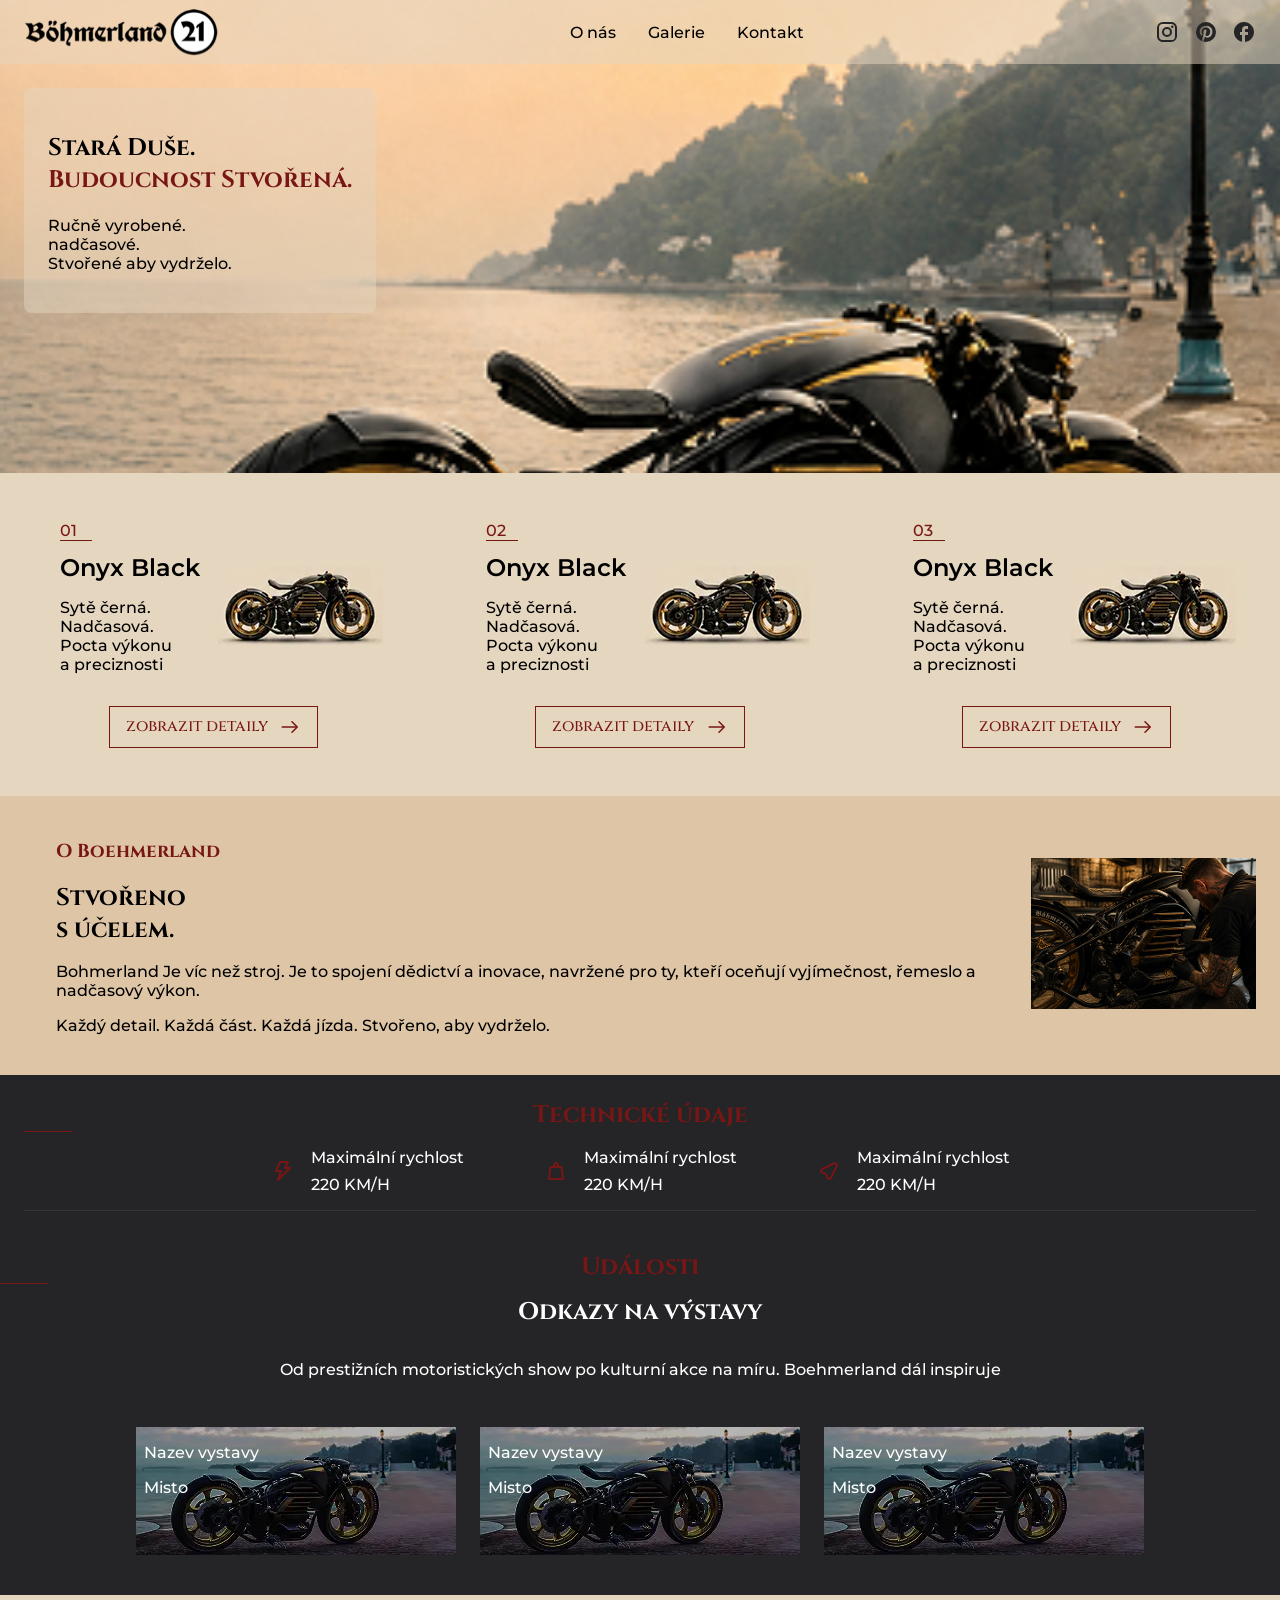
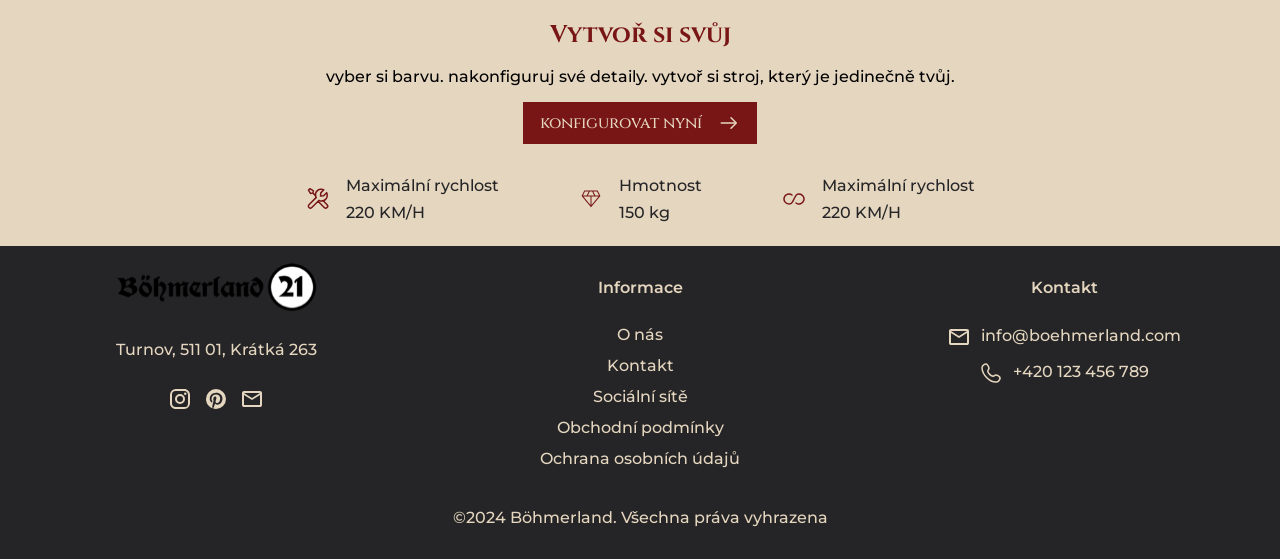
<file: index.html>
<!DOCTYPE html>
<html lang="cs">

<head>
    <meta charset="UTF-8">
    <meta name="viewport" content="width=device-width, initial-scale=1.0">
    <link rel="stylesheet" href="main.css">
    <title>Boehmerland</title>
    <link rel="icon" type="image/png" href="media/obrazky/favicon/favicon.svg" sizes="96x96" />
    <link rel="icon" type="image/svg+xml" href="media/obrazky/favicon/favicon.svg" />
    <link rel="shortcut icon" href="media/obrazky/favicon/favicon.ico" />
    <link rel="apple-touch-icon" sizes="180x180" href="media/obrazky/favicon/apple-touch-icon.png" />
    <link rel="manifest" href="media/obrazky/favicon/site.webmanifest" />
</head>

<body>
    <div class="background">
        <header>
            <div class="navbar">
                <a href="index.html"><img class="img" src="media/icons_svg/logo.svg" alt="logo"></a>
                <div class="hamburger-row">
                    <a href="javascript:void(0)" class="hamburger hamburger-btn hamburger-zone"
                        aria-label="Otevřít menu">
                        <span></span>
                        <span></span>
                        <span></span>
                    </a>
                </div>
                <nav class="hamburger-nav hamburger-zone">
                    <ul>
                        <li><a href="./o-nas.html">O nás</a></li>
                        <li><a href="./detailyMotorky.html#galerie">Galerie</a></li>
                        <li><a href="./kontakt.html">Kontakt</a></li>
                    </ul>
                </nav>
                <nav class="header-social" aria-label="Sociální sítě">
                    <a href="#" aria-label="Instagram"><svg class="icon__color--darkgray"
                            xmlns="http://www.w3.org/2000/svg" width="1em" height="1em" viewBox="0 0 24 24">
                            <path d="M0 0h24v24H0z" fill="none" />
                            <path fill="currentColor"
                                d="M7.8 2h8.4C19.4 2 22 4.6 22 7.8v8.4a5.8 5.8 0 0 1-5.8 5.8H7.8C4.6 22 2 19.4 2 16.2V7.8A5.8 5.8 0 0 1 7.8 2m-.2 2A3.6 3.6 0 0 0 4 7.6v8.8C4 18.39 5.61 20 7.6 20h8.8a3.6 3.6 0 0 0 3.6-3.6V7.6C20 5.61 18.39 4 16.4 4zm9.65 1.5a1.25 1.25 0 0 1 1.25 1.25A1.25 1.25 0 0 1 17.25 8A1.25 1.25 0 0 1 16 6.75a1.25 1.25 0 0 1 1.25-1.25M12 7a5 5 0 0 1 5 5a5 5 0 0 1-5 5a5 5 0 0 1-5-5a5 5 0 0 1 5-5m0 2a3 3 0 0 0-3 3a3 3 0 0 0 3 3a3 3 0 0 0 3-3a3 3 0 0 0-3-3" />
                        </svg></a>
                    <a href="#" aria-label="Pinterest"><svg class="icon__color--darkgray"
                            xmlns="http://www.w3.org/2000/svg" width="1em" height="1em" viewBox="0 0 24 24">
                            <path d="M0 0h24v24H0z" fill="none" />
                            <path fill="currentColor"
                                d="M9.04 21.54c.96.29 1.93.46 2.96.46a10 10 0 0 0 10-10A10 10 0 0 0 12 2A10 10 0 0 0 2 12c0 4.25 2.67 7.9 6.44 9.34c-.09-.78-.18-2.07 0-2.96l1.15-4.94s-.29-.58-.29-1.5c0-1.38.86-2.41 1.84-2.41c.86 0 1.26.63 1.26 1.44c0 .86-.57 2.09-.86 3.27c-.17.98.52 1.84 1.52 1.84c1.78 0 3.16-1.9 3.16-4.58c0-2.4-1.72-4.04-4.19-4.04c-2.82 0-4.48 2.1-4.48 4.31c0 .86.28 1.73.74 2.3c.09.06.09.14.06.29l-.29 1.09c0 .17-.11.23-.28.11c-1.28-.56-2.02-2.38-2.02-3.85c0-3.16 2.24-6.03 6.56-6.03c3.44 0 6.12 2.47 6.12 5.75c0 3.44-2.13 6.2-5.18 6.2c-.97 0-1.92-.52-2.26-1.13l-.67 2.37c-.23.86-.86 2.01-1.29 2.7z" />
                        </svg></a>
                    <a href="#" aria-label="Pinterest"><svg class="icon__color--darkgray"
                            xmlns="http://www.w3.org/2000/svg" width="1em" height="1em" viewBox="0 0 24 24">
                            <path d="M0 0h24v24H0z" fill="none" />
                            <path fill="currentColor"
                                d="M22 12c0-5.52-4.48-10-10-10S2 6.48 2 12c0 4.84 3.44 8.87 8 9.8V15H8v-3h2V9.5C10 7.57 11.57 6 13.5 6H16v3h-2c-.55 0-1 .45-1 1v2h3v3h-3v6.95c5.05-.5 9-4.76 9-9.95" />
                        </svg>


                    </a>
                </nav>
            </div>
        </header>
        
            <section class="hero">

                <div class="hero__container">

                    <div class="hero__obsah">
                        <h1>Stará Duše.<br> <span>Budoucnost Stvořená.</span></h1>
                        <p>Ručně vyrobené.<br> nadčasové. <br>Stvořené aby vydrželo.</p>
                    </div>
                </div>

            </section>
    </div>
    <main>
    <section class="motorky">

        <div class="motorka">
            <div class="motorka__container">
                <div class="motorka__obsah">
                    <p class="poradi__num red__underline red__underline--left ">01</p>
                    <p class="motorka__name">Onyx Black</p>
                    <p class="motorka__text">Sytě černá. <br>Nadčasová.<br> Pocta výkonu <br>a preciznosti</p>
                </div>
                <div class="motorka__obrazek">
                    <a href="media/obrazky/motorka__karta.webp"><img class="img" src="media/obrazky/motorka__karta.webp" alt="Motorka Onyx Black"></a>
                </div>
            </div>
            <div class="btn">
                <a href="./detailyMotorky.html" class="red cinzel">zobrazit detaily
                    <svg class="icon__color--red" xmlns="http://www.w3.org/2000/svg" width="1.78em" height="1em"
                        viewBox="0 0 16 9">
                        <path d="M0 0h16v9H0z" fill="none" />
                        <path fill="currentColor"
                            d="M12.5 5h-9c-.28 0-.5-.22-.5-.5s.22-.5.5-.5h9c.28 0 .5.22.5.5s-.22.5-.5.5" />
                        <path fill="currentColor"
                            d="M10 8.5a.47.47 0 0 1-.35-.15c-.2-.2-.2-.51 0-.71l3.15-3.15l-3.15-3.15c-.2-.2-.2-.51 0-.71s.51-.2.71 0l3.5 3.5c.2.2.2.51 0 .71l-3.5 3.5c-.1.1-.23.15-.35.15Z" />
                    </svg>
                </a>

            </div>
        </div>

        <div class="motorka">
            <div class="motorka__container">
                <div class="motorka__obsah">
                    <p class="poradi__num red__underline red__underline--left ">02</p>
                    <p class="motorka__name">Onyx Black</p>
                    <p class="motorka__text">Sytě černá. <br>Nadčasová.<br> Pocta výkonu <br>a preciznosti</p>
                </div>
                <div class="motorka__obrazek">
                    <a href="media/obrazky/motorka__karta.webp"><img class="img" src="media/obrazky/motorka__karta.webp" alt="Motorka Onyx Black"></a>
                </div>
            </div>
            <div class="btn">
                <a href="./detailyMotorky.html" class=" red cinzel">zobrazit detaily
                    <svg class="icon__color--red" xmlns="http://www.w3.org/2000/svg" width="1.78em" height="1em"
                        viewBox="0 0 16 9">
                        <path d="M0 0h16v9H0z" fill="none" />
                        <path fill="currentColor"
                            d="M12.5 5h-9c-.28 0-.5-.22-.5-.5s.22-.5.5-.5h9c.28 0 .5.22.5.5s-.22.5-.5.5" />
                        <path fill="currentColor"
                            d="M10 8.5a.47.47 0 0 1-.35-.15c-.2-.2-.2-.51 0-.71l3.15-3.15l-3.15-3.15c-.2-.2-.2-.51 0-.71s.51-.2.71 0l3.5 3.5c.2.2.2.51 0 .71l-3.5 3.5c-.1.1-.23.15-.35.15Z" />
                    </svg>
                </a>

            </div>
        </div>

        <div class="motorka">
            <div class="motorka__container">
                <div class="motorka__obsah">
                    <p class="poradi__num red__underline red__underline--left ">03</p>
                    <p class="motorka__name">Onyx Black</p>
                    <p class="motorka__text">Sytě černá. <br>Nadčasová.<br> Pocta výkonu <br>a preciznosti</p>
                </div>
                <div class="motorka__obrazek">
                    <a href="media/obrazky/motorka__karta.webp"><img class="img" src="media/obrazky/motorka__karta.webp" alt="Motorka Onyx Black"></a>
                </div>
            </div>
            <div class="btn">
                <a href="./detailyMotorky.html" class="red cinzel">zobrazit detaily
                    <svg class="icon__color--red" xmlns="http://www.w3.org/2000/svg" width="1.78em" height="1em"
                        viewBox="0 0 16 9">
                        <path d="M0 0h16v9H0z" fill="none" />
                        <path fill="currentColor"
                            d="M12.5 5h-9c-.28 0-.5-.22-.5-.5s.22-.5.5-.5h9c.28 0 .5.22.5.5s-.22.5-.5.5" />
                        <path fill="currentColor"
                            d="M10 8.5a.47.47 0 0 1-.35-.15c-.2-.2-.2-.51 0-.71l3.15-3.15l-3.15-3.15c-.2-.2-.2-.51 0-.71s.51-.2.71 0l3.5 3.5c.2.2.2.51 0 .71l-3.5 3.5c-.1.1-.23.15-.35.15Z" />
                    </svg>
                </a>

            </div>
        </div>
    </section>
    <section class="oNás">
        <div class="oNás__wrapper">
            <div class="oNás__text">
                <h3>O Boehmerland</h3>
                <h2>Stvořeno <br>s účelem.</h2>
                <p>Bohmerland Je víc než stroj. Je to spojení dědictví a inovace,
                    navržené pro ty, kteří oceňují vyjímečnost, řemeslo a nadčasový výkon.</p>

                <p>Každý detail. Každá část. Každá jízda. Stvořeno, aby vydrželo.</p>
            </div>
            <div class="oNás__container">
                <div class="image"><a href="media/obrazky/mechanik.webp"><img class="img" src="media/obrazky/mechanik.webp" alt="Mechanik při práci"></a></div>
            </div>
        </div>
    </section>
    <section class="technickeUdaje">
        <div class="podtrzeni">
            <h2 class="red red__underline">Technické údaje</h2>
        </div>
        <div class="udaj__wrapper">

            <div class="udaj">
                <svg xmlns="http://www.w3.org/2000/svg" width="1em" height="1em" viewBox="0 0 24 24">
                    <path d="M0 0h24v24H0z" fill="none" />
                    <g fill="none" fill-rule="evenodd">
                        <path
                            d="m12.593 23.258l-.011.002l-.071.035l-.02.004l-.014-.004l-.071-.035q-.016-.005-.024.005l-.004.01l-.017.428l.005.02l.01.013l.104.074l.015.004l.012-.004l.104-.074l.012-.016l.004-.017l-.017-.427q-.004-.016-.017-.018m.265-.113l-.013.002l-.185.093l-.01.01l-.003.011l.018.43l.005.012l.008.007l.201.093q.019.005.029-.008l.004-.014l-.034-.614q-.005-.018-.02-.022m-.715.002a.02.02 0 0 0-.027.006l-.006.014l-.034.614q.001.018.017.024l.015-.002l.201-.093l.01-.008l.004-.011l.017-.43l-.003-.012l-.01-.01z" />
                        <path fill="currentColor"
                            d="m9.65 4l-3.111 7h3.447c.69 0 1.176.675.958 1.33l-1.656 4.967L16.586 10h-2.57a1.01 1.01 0 0 1-.903-1.462L15.382 4zM8.084 2.6c.162-.365.523-.6.923-.6h7.977c.75 0 1.239.79.903 1.462L15.618 8h3.358c.9 0 1.35 1.088.714 1.724L7.737 21.677c-.754.754-2.01-.022-1.672-1.033L8.613 13H5.015a1.01 1.01 0 0 1-.923-1.42z" />
                    </g>
                </svg>
                <div class="text-container">
                    <p class="udaj__text">Maximální rychlost</p>
                    <p class="udaj__text">220 KM/H</p>
                </div>
            </div>
            <div class="udaj">
                <svg xmlns="http://www.w3.org/2000/svg" width="1em" height="1em" viewBox="0 0 24 24">
                    <path d="M0 0h24v24H0z" fill="none" />
                    <path fill="currentColor"
                        d="M6 19h12L16.575 9h-9.15zm6-12q.425 0 .713-.288T13 6t-.288-.712T12 5t-.712.288T11 6t.288.713T12 7m2.825 0h1.75q.75 0 1.3.5t.675 1.225l1.425 10q.125.9-.462 1.588T18 21H6q-.925 0-1.513-.687t-.462-1.588l1.425-10Q5.575 8 6.125 7.5t1.3-.5h1.75q-.075-.25-.125-.487T9 6q0-1.25.875-2.125T12 3t2.125.875T15 6q0 .275-.05.513T14.825 7M6 19h12z" />
                </svg>
                <div class="text-container">
                    <p class="udaj__text">Maximální rychlost</p>
                    <p class="udaj__text">220 KM/H</p>
                </div>
            </div>
            <div class="udaj">
                <svg xmlns="http://www.w3.org/2000/svg" width="1em" height="1em" viewBox="0 0 24 24">
                    <path d="M0 0h24v24H0z" fill="none" />
                    <path fill="none" stroke="currentColor" stroke-linecap="round" stroke-linejoin="round"
                        stroke-width="2"
                        d="m5.252 9.975l11.66-5.552c1.7-.81 3.474.965 2.665 2.666l-5.552 11.659c-.759 1.593-3.059 1.495-3.679-.158L9.32 15.851a2 2 0 0 0-1.17-1.17l-2.74-1.027c-1.652-.62-1.75-2.92-.157-3.679" />
                </svg>

                <div class="text-container">
                    <p class="udaj__text">Maximální rychlost</p>
                    <p class="udaj__text">220 KM/H</p>
                </div>
            </div>

        </div>
        <div class="line"></div>
    </section>
    <section class="udalosti">

        <h2 class="red red__underline pad">Události</h2>
        <h2 class="white">Odkazy na výstavy</h2>
        <p class="white okraje">Od prestižních motoristických show po kulturní akce na míru. Boehmerland dál inspiruje
        </p>
        <div class="vystavy-container">
            <a href="detailyMotorky.html" class="vystava">
                <img class="img" src="media/obrazky/cerno_zlata.webp" alt="Ukázka výstavy">
                <div class="vystava__container">
                    <p class="white">Nazev vystavy</p>
                    <p class="white">Misto</p>
                </div>
            </a>
            <a href="detailyMotorky.html" class="vystava">
                <img class="img" src="media/obrazky/cerno_zlata.webp" alt="Ukázka výstavy">
                <div class="vystava__container">
                    <p class="white">Nazev vystavy</p>
                    <p class="white">Misto</p>
                </div>
            </a>
            <a href="detailyMotorky.html" class="vystava">
                <img class="img" src="media/obrazky/cerno_zlata.webp" alt="Ukázka výstavy">
                <div class="vystava__container">
                    <p class="white">Nazev vystavy</p>
                    <p class="white">Misto</p>
                </div>
            </a>
        </div>
    </section>
    <section class="customize">
        <h2 class="red">Vytvoř si svůj</h2>
        <p>vyber si barvu. nakonfiguruj své detaily. vytvoř si stroj, který je jedinečně tvůj.</p>
        <a href="kontakt.html" class="btn btn--fill">konfigurovat nyní
            <svg xmlns="http://www.w3.org/2000/svg" width="1.78em" height="1em" viewBox="0 0 16 9">
                <path d="M0 0h16v9H0z" fill="none" />
                <path fill="currentColor"
                    d="M12.5 5h-9c-.28 0-.5-.22-.5-.5s.22-.5.5-.5h9c.28 0 .5.22.5.5s-.22.5-.5.5" />
                <path fill="currentColor"
                    d="M10 8.5a.47.47 0 0 1-.35-.15c-.2-.2-.2-.51 0-.71l3.15-3.15l-3.15-3.15c-.2-.2-.2-.51 0-.71s.51-.2.71 0l3.5 3.5c.2.2.2.51 0 .71l-3.5 3.5c-.1.1-.23.15-.35.15Z" />
            </svg></a>
        <div class="vlastnosti__wrapper">
            <div class="udaj">
                <svg xmlns="http://www.w3.org/2000/svg" width="1em" height="1em" viewBox="0 0 24 24">
                    <path d="M0 0h24v24H0z" fill="none" />
                    <g fill="none" stroke="currentColor" stroke-linecap="round" stroke-linejoin="round"
                        stroke-width="1.5">
                        <path
                            d="m10.05 10.607l-7.07 7.07a2 2 0 0 0 0 2.83v0a2 2 0 0 0 2.828 0l7.07-7.072m4.315.365l3.878 3.878a2 2 0 0 1 0 2.828v0a2 2 0 0 1-2.828 0l-6.209-6.208M6.733 5.904L4.61 6.61L2.49 3.075l1.414-1.414L7.44 3.782zm0 0l2.83 2.83" />
                        <path
                            d="M10.05 10.607c-.844-2.153-.679-4.978 1.061-6.718s4.95-2.121 6.717-1.06l-3.04 3.04l-.283 3.111l3.111-.282l3.04-3.041c1.062 1.768.68 4.978-1.06 6.717c-1.74 1.74-4.564 1.905-6.717 1.061" />
                    </g>
                </svg>

                <div class="text-container">
                    <p class="udaj__text udaj__text--light">Maximální rychlost</p>
                    <p class="udaj__text udaj__text--light">220 KM/H</p>
                </div>
            </div>
            <div class="udaj">
                <svg xmlns="http://www.w3.org/2000/svg" width="1em" height="1em" viewBox="0 0 24 24">
                    <path d="M0 0h24v24H0z" fill="none" />
                    <path fill="currentColor"
                        d="M12 20.212L2.596 8.923L5.308 3.5h13.384l2.712 5.423zM8.817 8.5h6.366l-2-4h-2.366zm2.683 9.56V9.5H4.392zm1 0l7.108-8.56H12.5zm3.792-9.56h3.766l-2-4h-3.766zm-12.35 0h3.766l2-4H5.942z" />
                </svg>

                <div class="text-container">
                    <p class="udaj__text udaj__text--light">Hmotnost</p>
                    <p class="udaj__text udaj__text--light">150 kg</p>
                </div>
            </div>
            <div class="udaj">
                <svg xmlns="http://www.w3.org/2000/svg" width="1em" height="1em" viewBox="0 0 24 24">
                    <path d="M0 0h24v24H0z" fill="none" />
                    <path fill="currentColor" fill-rule="evenodd"
                        d="M7 7.75a4.25 4.25 0 0 0 0 8.5c.597 0 1.045-.107 1.407-.284c.362-.176.679-.442.986-.816c.54-.66.983-1.558 1.567-2.741q.175-.355.37-.744l.34-.69c.581-1.181 1.117-2.27 1.777-3.075c.41-.501.89-.923 1.49-1.215S16.216 6.25 17 6.25a5.75 5.75 0 1 1-3.45 10.35a.75.75 0 0 1 .9-1.2A4.25 4.25 0 1 0 17 7.75c-.597 0-1.045.107-1.407.284c-.362.176-.679.442-.986.816c-.54.66-.983 1.558-1.567 2.741q-.175.355-.37.744l-.34.69c-.581 1.181-1.117 2.27-1.777 3.076c-.41.5-.89.922-1.49 1.214s-1.28.435-2.063.435A5.75 5.75 0 1 1 10.451 7.4a.75.75 0 1 1-.901 1.2A4.23 4.23 0 0 0 7 7.75"
                        clip-rule="evenodd" />
                </svg>

                <div class="text-container">
                    <p class="udaj__text udaj__text--light">Maximální rychlost</p>
                    <p class="udaj__text udaj__text--light">220 KM/H</p>
                </div>
            </div>
        </div>
    </section>
    </main>
    <footer>
        <div class="container">
            <div class="footer__brand">
                <img class="img" src="media/icons_svg/logo.svg" alt="Boehmerland">
                <p class="beige">Turnov, 511 01, Krátká 263</p>
                <div class="icons">
                    <a href="#" aria-label="Instagram"><svg xmlns="http://www.w3.org/2000/svg" width="1em" height="1em"
                            viewBox="0 0 24 24">
                            <path d="M0 0h24v24H0z" fill="none" />
                            <path fill="currentColor"
                                d="M7.8 2h8.4C19.4 2 22 4.6 22 7.8v8.4a5.8 5.8 0 0 1-5.8 5.8H7.8C4.6 22 2 19.4 2 16.2V7.8A5.8 5.8 0 0 1 7.8 2m-.2 2A3.6 3.6 0 0 0 4 7.6v8.8C4 18.39 5.61 20 7.6 20h8.8a3.6 3.6 0 0 0 3.6-3.6V7.6C20 5.61 18.39 4 16.4 4zm9.65 1.5a1.25 1.25 0 0 1 1.25 1.25A1.25 1.25 0 0 1 17.25 8A1.25 1.25 0 0 1 16 6.75a1.25 1.25 0 0 1 1.25-1.25M12 7a5 5 0 0 1 5 5a5 5 0 0 1-5 5a5 5 0 0 1-5-5a5 5 0 0 1 5-5m0 2a3 3 0 0 0-3 3a3 3 0 0 0 3 3a3 3 0 0 0 3-3a3 3 0 0 0-3-3" />
                        </svg>
                    </a>
                    <a href="#" aria-label="Pinterest"><svg xmlns="http://www.w3.org/2000/svg" width="1em" height="1em"
                            viewBox="0 0 24 24">
                            <path d="M0 0h24v24H0z" fill="none" />
                            <path fill="currentColor"
                                d="M9.04 21.54c.96.29 1.93.46 2.96.46a10 10 0 0 0 10-10A10 10 0 0 0 12 2A10 10 0 0 0 2 12c0 4.25 2.67 7.9 6.44 9.34c-.09-.78-.18-2.07 0-2.96l1.15-4.94s-.29-.58-.29-1.5c0-1.38.86-2.41 1.84-2.41c.86 0 1.26.63 1.26 1.44c0 .86-.57 2.09-.86 3.27c-.17.98.52 1.84 1.52 1.84c1.78 0 3.16-1.9 3.16-4.58c0-2.4-1.72-4.04-4.19-4.04c-2.82 0-4.48 2.1-4.48 4.31c0 .86.28 1.73.74 2.3c.09.06.09.14.06.29l-.29 1.09c0 .17-.11.23-.28.11c-1.28-.56-2.02-2.38-2.02-3.85c0-3.16 2.24-6.03 6.56-6.03c3.44 0 6.12 2.47 6.12 5.75c0 3.44-2.13 6.2-5.18 6.2c-.97 0-1.92-.52-2.26-1.13l-.67 2.37c-.23.86-.86 2.01-1.29 2.7z" />
                        </svg>
                    </a>
                    <a href="#" aria-label="E-mail"><svg xmlns="http://www.w3.org/2000/svg" width="1em" height="1em"
                            viewBox="0 0 24 24">
                            <path d="M0 0h24v24H0z" fill="none" />
                            <path fill="currentColor"
                                d="M4 20q-.825 0-1.412-.587T2 18V6q0-.825.588-1.412T4 4h16q.825 0 1.413.588T22 6v12q0 .825-.587 1.413T20 20zm8-7L4 8v10h16V8zm0-2l8-5H4zM4 8V6v12z" />
                        </svg>

                    </a>
                </div>
            </div>
            <div class="info">
                <p class="beige"><strong>Informace</strong></p>
                <a class="beige" href="./o-nas.html">O nás</a>
                <a class="beige" href="./kontakt.html">Kontakt</a>
                <a class="beige" href="#">Sociální sítě</a>
                <a class="beige" href="#">Obchodní podmínky</a>
                <a class="beige" href="#">Ochrana osobních údajů</a>
            </div>
            <div class="kontakt">
                <p class="beige"><strong>Kontakt</strong></p>
                <a class="beige center" href="mailto:info@boehmerland.com"><svg xmlns="http://www.w3.org/2000/svg"
                        width="1em" height="1em" viewBox="0 0 24 24">
                        <path d="M0 0h24v24H0z" fill="none" />
                        <path fill="currentColor"
                            d="M4 20q-.825 0-1.412-.587T2 18V6q0-.825.588-1.412T4 4h16q.825 0 1.413.588T22 6v12q0 .825-.587 1.413T20 20zm8-7L4 8v10h16V8zm0-2l8-5H4zM4 8V6v12z" />
                    </svg>
                    info@boehmerland.com</a>
                <a class="beige center" href="tel:+420123456789"><svg xmlns="http://www.w3.org/2000/svg" width="1em"
                        height="1em" viewBox="0 0 24 24">
                        <path d="M0 0h24v24H0z" fill="none" />
                        <path fill="none" stroke="currentColor" stroke-linecap="round" stroke-linejoin="round"
                            stroke-width="1.5"
                            d="M15.6 14.522c-2.395 2.52-8.504-3.534-6.1-6.064c1.468-1.545-.19-3.31-1.108-4.609c-1.723-2.435-5.504.927-5.39 3.066c.363 6.746 7.66 14.74 14.726 14.042c2.21-.218 4.75-4.21 2.215-5.669c-1.268-.73-3.009-2.17-4.343-.767" />
                    </svg>
                    +420 123 456 789</a>
            </div>
            <p class="beige">©2024 Böhmerland. Všechna práva vyhrazena</p>
        </div>
    </footer>

    <script src="ham.js"></script>
</body>

</html>
</file>
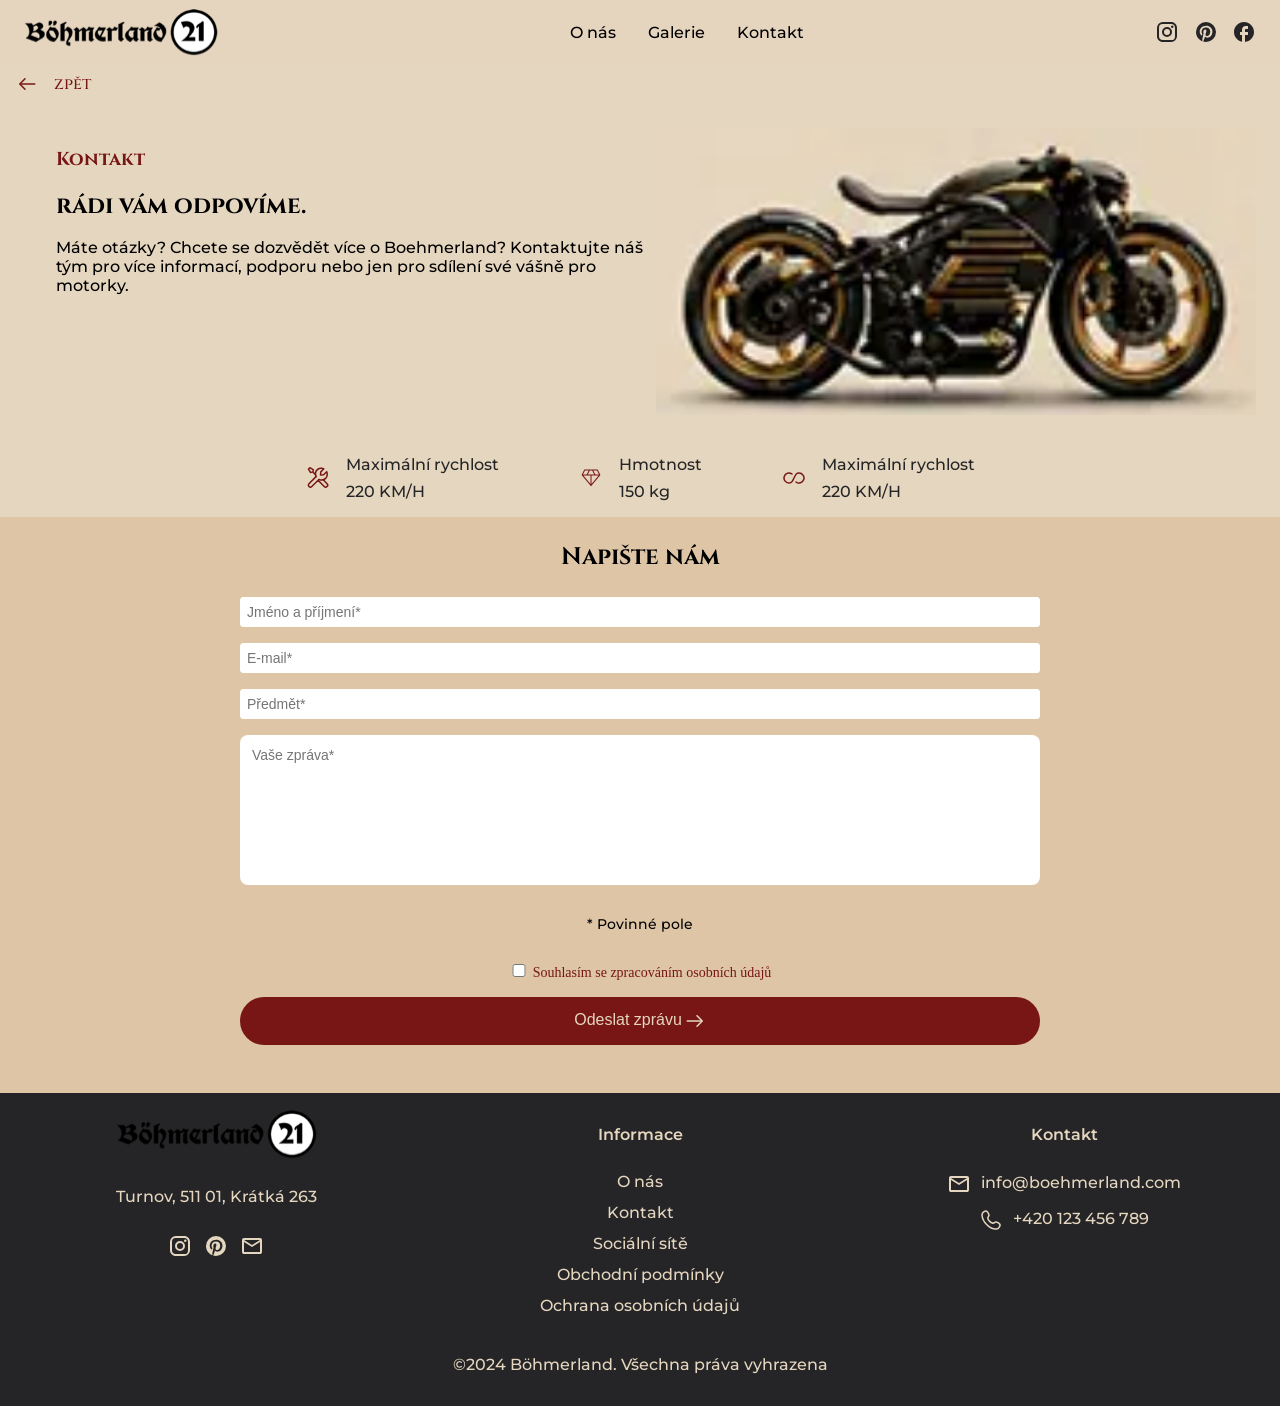
<file: kontakt.html>
<!DOCTYPE html>
<html lang="cs">

<head>
    <meta charset="UTF-8">
    <meta name="viewport" content="width=device-width, initial-scale=1.0">
    <title>Kontakt</title>
    <link rel="stylesheet" href="main.css">
    <link rel="icon" type="image/png" href="media/obrazky/favicon/favicon.svg" sizes="96x96" />
    <link rel="icon" type="image/svg+xml" href="media/obrazky/favicon/favicon.svg" />
    <link rel="shortcut icon" href="media/obrazky/favicon/favicon.ico" />
    <link rel="apple-touch-icon" sizes="180x180" href="media/obrazky/favicon/apple-touch-icon.png" />
    <link rel="manifest" href="media/obrazky/favicon/site.webmanifest" />
</head>

<body>
    <header>
        <div class="navbar">
            <a href="index.html"><img class="img" src="media/icons_svg/logo.svg" alt="logo"></a>
            <div class="hamburger-row">
                <a href="javascript:void(0)" class="hamburger hamburger-btn hamburger-zone" aria-label="Otevřít menu">
                    <span></span>
                    <span></span>
                    <span></span>
                </a>
            </div>
            <nav class="hamburger-nav hamburger-zone">
                <ul>
                    <li><a href="./o-nas.html">O nás</a></li>
                    <li><a href="./detailyMotorky.html#galerie">Galerie</a></li>
                    <li><a href="./kontakt.html">Kontakt</a></li>
                </ul>
            </nav>
            <nav class="header-social" aria-label="Sociální sítě">
                <a href="#" aria-label="Instagram"><svg class="icon__color--darkgray" xmlns="http://www.w3.org/2000/svg"
                        width="1em" height="1em" viewBox="0 0 24 24">
                        <path d="M0 0h24v24H0z" fill="none" />
                        <path fill="currentColor"
                            d="M7.8 2h8.4C19.4 2 22 4.6 22 7.8v8.4a5.8 5.8 0 0 1-5.8 5.8H7.8C4.6 22 2 19.4 2 16.2V7.8A5.8 5.8 0 0 1 7.8 2m-.2 2A3.6 3.6 0 0 0 4 7.6v8.8C4 18.39 5.61 20 7.6 20h8.8a3.6 3.6 0 0 0 3.6-3.6V7.6C20 5.61 18.39 4 16.4 4zm9.65 1.5a1.25 1.25 0 0 1 1.25 1.25A1.25 1.25 0 0 1 17.25 8A1.25 1.25 0 0 1 16 6.75a1.25 1.25 0 0 1 1.25-1.25M12 7a5 5 0 0 1 5 5a5 5 0 0 1-5 5a5 5 0 0 1-5-5a5 5 0 0 1 5-5m0 2a3 3 0 0 0-3 3a3 3 0 0 0 3 3a3 3 0 0 0 3-3a3 3 0 0 0-3-3" />
                    </svg></a>
                <a href="#" aria-label="Pinterest"><svg class="icon__color--darkgray" xmlns="http://www.w3.org/2000/svg"
                        width="1em" height="1em" viewBox="0 0 24 24">
                        <path d="M0 0h24v24H0z" fill="none" />
                        <path fill="currentColor"
                            d="M9.04 21.54c.96.29 1.93.46 2.96.46a10 10 0 0 0 10-10A10 10 0 0 0 12 2A10 10 0 0 0 2 12c0 4.25 2.67 7.9 6.44 9.34c-.09-.78-.18-2.07 0-2.96l1.15-4.94s-.29-.58-.29-1.5c0-1.38.86-2.41 1.84-2.41c.86 0 1.26.63 1.26 1.44c0 .86-.57 2.09-.86 3.27c-.17.98.52 1.84 1.52 1.84c1.78 0 3.16-1.9 3.16-4.58c0-2.4-1.72-4.04-4.19-4.04c-2.82 0-4.48 2.1-4.48 4.31c0 .86.28 1.73.74 2.3c.09.06.09.14.06.29l-.29 1.09c0 .17-.11.23-.28.11c-1.28-.56-2.02-2.38-2.02-3.85c0-3.16 2.24-6.03 6.56-6.03c3.44 0 6.12 2.47 6.12 5.75c0 3.44-2.13 6.2-5.18 6.2c-.97 0-1.92-.52-2.26-1.13l-.67 2.37c-.23.86-.86 2.01-1.29 2.7z" />
                    </svg></a>
                <a href="#" aria-label="Pinterest"><svg class="icon__color--darkgray" xmlns="http://www.w3.org/2000/svg"
                        width="1em" height="1em" viewBox="0 0 24 24">
                        <path d="M0 0h24v24H0z" fill="none" />
                        <path fill="currentColor"
                            d="M22 12c0-5.52-4.48-10-10-10S2 6.48 2 12c0 4.84 3.44 8.87 8 9.8V15H8v-3h2V9.5C10 7.57 11.57 6 13.5 6H16v3h-2c-.55 0-1 .45-1 1v2h3v3h-3v6.95c5.05-.5 9-4.76 9-9.95" />
                    </svg>


                </a>
            </nav>
        </div>
    </header>
    <main>
        <a class="btn btn--noOutline cinzel" href="index.html"><svg class="icon__color--red"
                xmlns="http://www.w3.org/2000/svg" width="1.78em" height="1em" viewBox="0 0 16 9">
                <path d="M0 0h16v9H0z" fill="none" />
                <path fill="currentColor"
                    d="M12.5 5h-9c-.28 0-.5-.22-.5-.5s.22-.5.5-.5h9c.28 0 .5.22.5.5s-.22.5-.5.5" />
                <path fill="currentColor"
                    d="M6 8.5a.47.47 0 0 1-.35-.15l-3.5-3.5c-.2-.2-.2-.51 0-.71L5.65.65c.2-.2.51-.2.71 0s.2.51 0 .71L3.21 4.51l3.15 3.15c.2.2.2.51 0 .71c-.1.1-.23.15-.35.15Z" />
            </svg>
            zpět</a>
        <div class="kontakt__layout">
            <section class="kontakty">
                <div class="kontakt__text">
                    <h3>Kontakt</h3>
                    <h2>rádi vám odpovíme.</h2>
                    <p>Máte otázky? Chcete se dozvědět více o Boehmerland? Kontaktujte náš tým pro více informací,
                        podporu nebo
                        jen pro sdílení své vášně pro motorky.</p>
                </div>
                <div class="kontakt__img">
                    <a href="media/obrazky/motorka__karta.webp"><img class="kontakt__img" src="media/obrazky/motorka__karta.webp" alt="motorka"></a>
                </div>
            </section>
            <section class="kontakt__info">

               <div class="udaj__wrapper">
                <div class="udaj">
                    <svg class="icon__color--red" xmlns="http://www.w3.org/2000/svg" width="1em" height="1em" viewBox="0 0 24 24">
	<path d="M0 0h24v24H0z" fill="none" />
	<g fill="none" stroke="currentColor" stroke-linecap="round" stroke-linejoin="round" stroke-width="1.5">
		<path d="m10.05 10.607l-7.07 7.07a2 2 0 0 0 0 2.83v0a2 2 0 0 0 2.828 0l7.07-7.072m4.315.365l3.878 3.878a2 2 0 0 1 0 2.828v0a2 2 0 0 1-2.828 0l-6.209-6.208M6.733 5.904L4.61 6.61L2.49 3.075l1.414-1.414L7.44 3.782zm0 0l2.83 2.83" />
		<path d="M10.05 10.607c-.844-2.153-.679-4.978 1.061-6.718s4.95-2.121 6.717-1.06l-3.04 3.04l-.283 3.111l3.111-.282l3.04-3.041c1.062 1.768.68 4.978-1.06 6.717c-1.74 1.74-4.564 1.905-6.717 1.061" />
	</g>
</svg>

                    <div class="text-container">
                        <p class="udaj__text udaj__text--light">Maximální rychlost</p>
                        <p class="udaj__text udaj__text--light">220 KM/H</p>
                    </div>
                </div>
                <div class="udaj">
                    <svg class="icon__color--red" xmlns="http://www.w3.org/2000/svg" width="1em" height="1em" viewBox="0 0 24 24">
	<path d="M0 0h24v24H0z" fill="none" />
	<path fill="currentColor" d="M12 20.212L2.596 8.923L5.308 3.5h13.384l2.712 5.423zM8.817 8.5h6.366l-2-4h-2.366zm2.683 9.56V9.5H4.392zm1 0l7.108-8.56H12.5zm3.792-9.56h3.766l-2-4h-3.766zm-12.35 0h3.766l2-4H5.942z" />
</svg>

                    <div class="text-container">
                        <p class="udaj__text udaj__text--light">Hmotnost</p>
                        <p class="udaj__text udaj__text--light">150 kg</p>
                    </div>
                </div>
                <div class="udaj">
                    <svg class="icon__color--red" xmlns="http://www.w3.org/2000/svg" width="1em" height="1em" viewBox="0 0 24 24">
	<path d="M0 0h24v24H0z" fill="none" />
	<path fill="currentColor" fill-rule="evenodd" d="M7 7.75a4.25 4.25 0 0 0 0 8.5c.597 0 1.045-.107 1.407-.284c.362-.176.679-.442.986-.816c.54-.66.983-1.558 1.567-2.741q.175-.355.37-.744l.34-.69c.581-1.181 1.117-2.27 1.777-3.075c.41-.501.89-.923 1.49-1.215S16.216 6.25 17 6.25a5.75 5.75 0 1 1-3.45 10.35a.75.75 0 0 1 .9-1.2A4.25 4.25 0 1 0 17 7.75c-.597 0-1.045.107-1.407.284c-.362.176-.679.442-.986.816c-.54.66-.983 1.558-1.567 2.741q-.175.355-.37.744l-.34.69c-.581 1.181-1.117 2.27-1.777 3.076c-.41.5-.89.922-1.49 1.214s-1.28.435-2.063.435A5.75 5.75 0 1 1 10.451 7.4a.75.75 0 1 1-.901 1.2A4.23 4.23 0 0 0 7 7.75" clip-rule="evenodd" />
</svg>

                    <div class="text-container">
                        <p class="udaj__text udaj__text--light">Maximální rychlost</p>
                        <p class="udaj__text udaj__text--light">220 KM/H</p>
                    </div>
                </div>
            </div>
            </section>

            <section class="zprava">
                <h2 class="section__title">Napište nám</h2>
                <form action="#" method="post" class="contact-form">
                    <input type="text" name="name" placeholder="Jméno a příjmení*" class="contact-form__input width"
                        required>
                    <input type="email" name="email" placeholder="E-mail*" class="contact-form__input width" required>
                    <input type="text" name="subject" placeholder="Předmět*" class="contact-form__input width" required>
                    <textarea name="message" placeholder="Vaše zpráva*" class="contact-form__textarea" rows="10"
                        cols="25" required></textarea>
                    <p class="contact-form__label">* Povinné pole</p>
                    <span class="contact-form__consent">
                        <input type="checkbox" name="consent" id="consent" class="contact-form__checkbox" required>
                        <label for="consent" class="contact-form__checkbox-label">Souhlasím se zpracováním osobních
                            údajů</label>
                    </span>
                    <button type="submit" class="contact-form__button">Odeslat zprávu<svg xmlns="http://www.w3.org/2000/svg" width="1.78em" height="1em" viewBox="0 0 16 9">
                <path d="M0 0h16v9H0z" fill="none" />
                <path fill="currentColor"
                    d="M12.5 5h-9c-.28 0-.5-.22-.5-.5s.22-.5.5-.5h9c.28 0 .5.22.5.5s-.22.5-.5.5" />
                <path fill="currentColor"
                    d="M10 8.5a.47.47 0 0 1-.35-.15c-.2-.2-.2-.51 0-.71l3.15-3.15l-3.15-3.15c-.2-.2-.2-.51 0-.71s.51-.2.71 0l3.5 3.5c.2.2.2.51 0 .71l-3.5 3.5c-.1.1-.23.15-.35.15Z" />
            </svg></button>
                </form>
            </section>
        </div>
    </main>
    <footer>
        <div class="container">
            <div class="footer__brand">
                <img class="img" src="media/icons_svg/logo.svg" alt="Boehmerland">
                <p class="beige">Turnov, 511 01, Krátká 263</p>
                <div class="icons">
                    <a href="#" aria-label="Instagram"><svg xmlns="http://www.w3.org/2000/svg" width="1em" height="1em" viewBox="0 0 24 24">
	<path d="M0 0h24v24H0z" fill="none" />
	<path fill="currentColor" d="M7.8 2h8.4C19.4 2 22 4.6 22 7.8v8.4a5.8 5.8 0 0 1-5.8 5.8H7.8C4.6 22 2 19.4 2 16.2V7.8A5.8 5.8 0 0 1 7.8 2m-.2 2A3.6 3.6 0 0 0 4 7.6v8.8C4 18.39 5.61 20 7.6 20h8.8a3.6 3.6 0 0 0 3.6-3.6V7.6C20 5.61 18.39 4 16.4 4zm9.65 1.5a1.25 1.25 0 0 1 1.25 1.25A1.25 1.25 0 0 1 17.25 8A1.25 1.25 0 0 1 16 6.75a1.25 1.25 0 0 1 1.25-1.25M12 7a5 5 0 0 1 5 5a5 5 0 0 1-5 5a5 5 0 0 1-5-5a5 5 0 0 1 5-5m0 2a3 3 0 0 0-3 3a3 3 0 0 0 3 3a3 3 0 0 0 3-3a3 3 0 0 0-3-3" />
</svg>
</a>
                    <a href="#" aria-label="Pinterest"><svg xmlns="http://www.w3.org/2000/svg" width="1em" height="1em" viewBox="0 0 24 24">
	<path d="M0 0h24v24H0z" fill="none" />
	<path fill="currentColor" d="M9.04 21.54c.96.29 1.93.46 2.96.46a10 10 0 0 0 10-10A10 10 0 0 0 12 2A10 10 0 0 0 2 12c0 4.25 2.67 7.9 6.44 9.34c-.09-.78-.18-2.07 0-2.96l1.15-4.94s-.29-.58-.29-1.5c0-1.38.86-2.41 1.84-2.41c.86 0 1.26.63 1.26 1.44c0 .86-.57 2.09-.86 3.27c-.17.98.52 1.84 1.52 1.84c1.78 0 3.16-1.9 3.16-4.58c0-2.4-1.72-4.04-4.19-4.04c-2.82 0-4.48 2.1-4.48 4.31c0 .86.28 1.73.74 2.3c.09.06.09.14.06.29l-.29 1.09c0 .17-.11.23-.28.11c-1.28-.56-2.02-2.38-2.02-3.85c0-3.16 2.24-6.03 6.56-6.03c3.44 0 6.12 2.47 6.12 5.75c0 3.44-2.13 6.2-5.18 6.2c-.97 0-1.92-.52-2.26-1.13l-.67 2.37c-.23.86-.86 2.01-1.29 2.7z" />
</svg>
</a>
                    <a href="#" aria-label="E-mail"><svg xmlns="http://www.w3.org/2000/svg" width="1em" height="1em" viewBox="0 0 24 24">
	<path d="M0 0h24v24H0z" fill="none" />
	<path fill="currentColor" d="M4 20q-.825 0-1.412-.587T2 18V6q0-.825.588-1.412T4 4h16q.825 0 1.413.588T22 6v12q0 .825-.587 1.413T20 20zm8-7L4 8v10h16V8zm0-2l8-5H4zM4 8V6v12z" />
</svg>

                    </a>
                </div>
            </div>
            <div class="info">
                <p class="beige"><strong>Informace</strong></p>
                <a class="beige" href="./o-nas.html">O nás</a>
                <a class="beige" href="./kontakt.html">Kontakt</a>
                <a class="beige" href="#">Sociální sítě</a>
                <a class="beige" href="#">Obchodní podmínky</a>
                <a class="beige" href="#">Ochrana osobních údajů</a>
            </div>
            <div class="kontakt">
                <p class="beige"><strong>Kontakt</strong></p>
                <a class="beige center" href="mailto:info@boehmerland.com"><svg xmlns="http://www.w3.org/2000/svg" width="1em" height="1em" viewBox="0 0 24 24">
	<path d="M0 0h24v24H0z" fill="none" />
	<path fill="currentColor" d="M4 20q-.825 0-1.412-.587T2 18V6q0-.825.588-1.412T4 4h16q.825 0 1.413.588T22 6v12q0 .825-.587 1.413T20 20zm8-7L4 8v10h16V8zm0-2l8-5H4zM4 8V6v12z" />
</svg>
info@boehmerland.com</a>
                <a class="beige center" href="tel:+420123456789"><svg xmlns="http://www.w3.org/2000/svg" width="1em" height="1em" viewBox="0 0 24 24">
	<path d="M0 0h24v24H0z" fill="none" />
	<path fill="none" stroke="currentColor" stroke-linecap="round" stroke-linejoin="round" stroke-width="1.5" d="M15.6 14.522c-2.395 2.52-8.504-3.534-6.1-6.064c1.468-1.545-.19-3.31-1.108-4.609c-1.723-2.435-5.504.927-5.39 3.066c.363 6.746 7.66 14.74 14.726 14.042c2.21-.218 4.75-4.21 2.215-5.669c-1.268-.73-3.009-2.17-4.343-.767" />
</svg>
+420 123 456 789</a>
            </div>
            <p class="beige">©2024 Böhmerland. Všechna práva vyhrazena</p>
        </div>
    </footer>

    <script src="ham.js"></script>
</body>

</html>
</file>
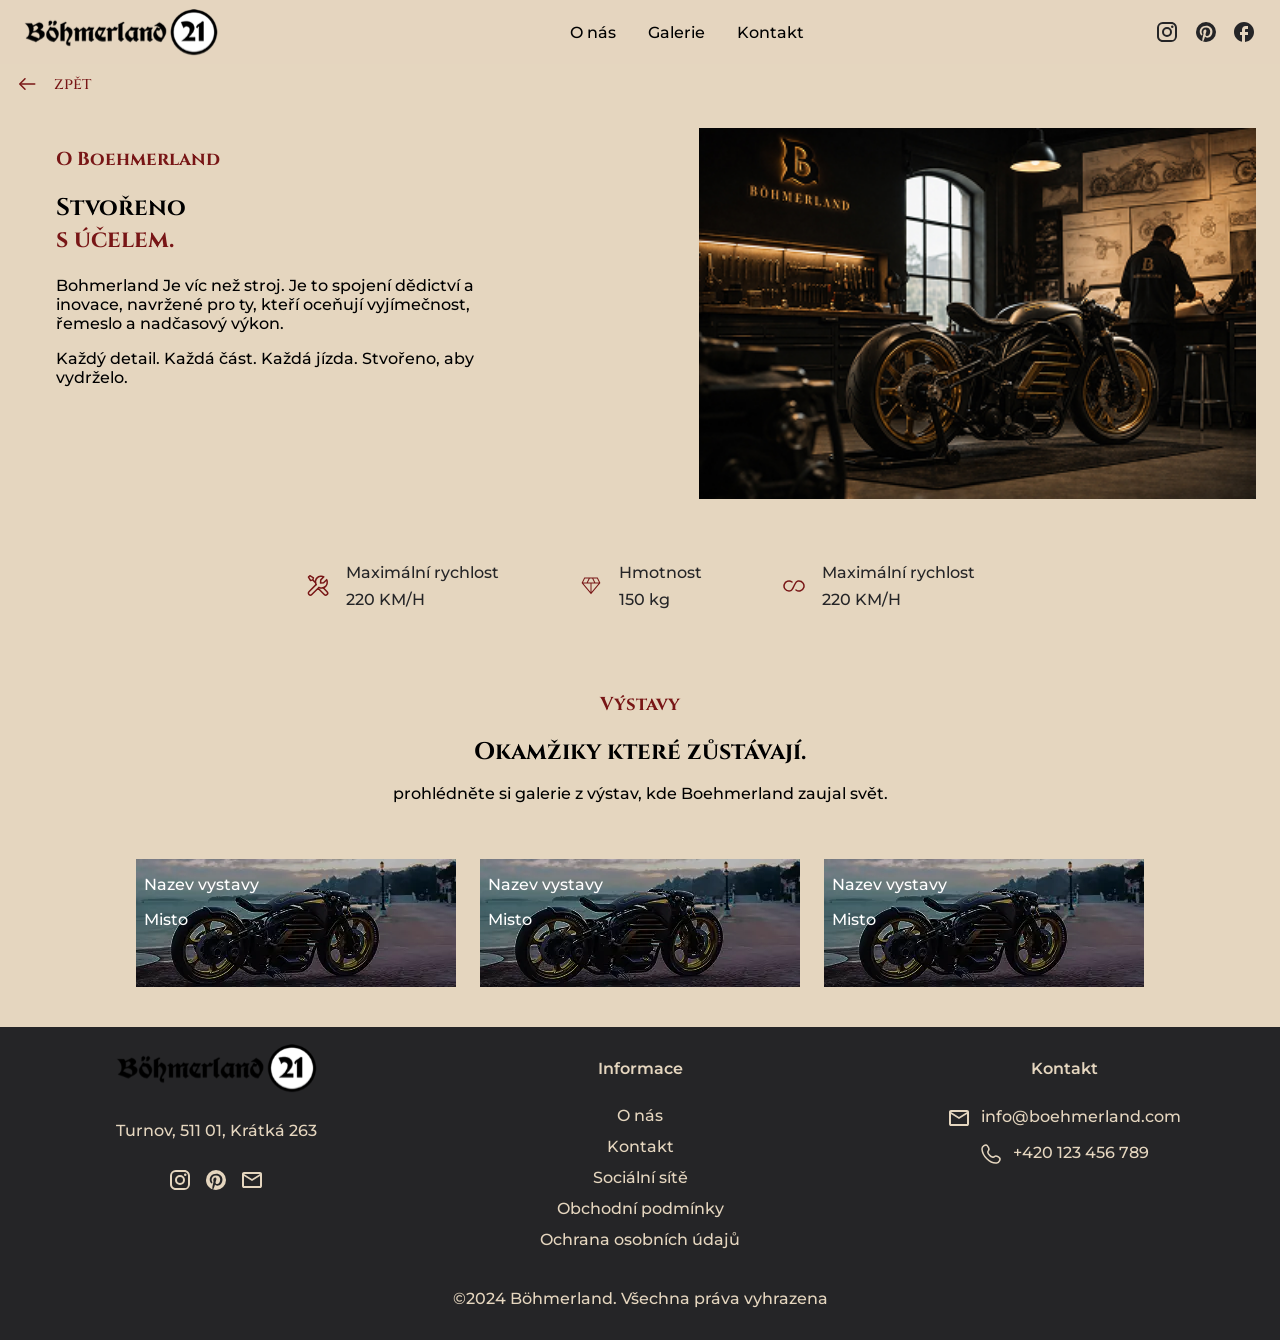
<file: o-nas.html>
<!DOCTYPE html>
<html lang="cs">

<head>
    <meta charset="UTF-8">
    <meta name="viewport" content="width=device-width, initial-scale=1.0">
    <title>O nás</title>
    <link rel="stylesheet" href="main.css">
    <link rel="icon" type="image/png" href="media/obrazky/favicon/favicon.svg" sizes="96x96" />
    <link rel="icon" type="image/svg+xml" href="media/obrazky/favicon/favicon.svg" />
    <link rel="shortcut icon" href="media/obrazky/favicon/favicon.ico" />
    <link rel="apple-touch-icon" sizes="180x180" href="media/obrazky/favicon/apple-touch-icon.png" />
    <link rel="manifest" href="media/obrazky/favicon/site.webmanifest" />
</head>

<body>
    <header>
        <div class="navbar">
            <a href="index.html"><img class="img" src="media/icons_svg/logo.svg" alt="logo"></a>
            <div class="hamburger-row">
                <a href="javascript:void(0)" class="hamburger hamburger-btn hamburger-zone" aria-label="Otevřít menu">
                    <span></span>
                    <span></span>
                    <span></span>
                </a>
            </div>
            <nav class="hamburger-nav hamburger-zone">
                <ul>
                    <li><a href="./o-nas.html">O nás</a></li>
                    <li><a href="./detailyMotorky.html#galerie">Galerie</a></li>
                    <li><a href="./kontakt.html">Kontakt</a></li>
                </ul>
            </nav>
            <nav class="header-social" aria-label="Sociální sítě">
                <a href="#" aria-label="Instagram"><svg class="icon__color--darkgray" xmlns="http://www.w3.org/2000/svg"
                        width="1em" height="1em" viewBox="0 0 24 24">
                        <path d="M0 0h24v24H0z" fill="none" />
                        <path fill="currentColor"
                            d="M7.8 2h8.4C19.4 2 22 4.6 22 7.8v8.4a5.8 5.8 0 0 1-5.8 5.8H7.8C4.6 22 2 19.4 2 16.2V7.8A5.8 5.8 0 0 1 7.8 2m-.2 2A3.6 3.6 0 0 0 4 7.6v8.8C4 18.39 5.61 20 7.6 20h8.8a3.6 3.6 0 0 0 3.6-3.6V7.6C20 5.61 18.39 4 16.4 4zm9.65 1.5a1.25 1.25 0 0 1 1.25 1.25A1.25 1.25 0 0 1 17.25 8A1.25 1.25 0 0 1 16 6.75a1.25 1.25 0 0 1 1.25-1.25M12 7a5 5 0 0 1 5 5a5 5 0 0 1-5 5a5 5 0 0 1-5-5a5 5 0 0 1 5-5m0 2a3 3 0 0 0-3 3a3 3 0 0 0 3 3a3 3 0 0 0 3-3a3 3 0 0 0-3-3" />
                    </svg></a>
                <a href="#" aria-label="Pinterest"><svg class="icon__color--darkgray" xmlns="http://www.w3.org/2000/svg"
                        width="1em" height="1em" viewBox="0 0 24 24">
                        <path d="M0 0h24v24H0z" fill="none" />
                        <path fill="currentColor"
                            d="M9.04 21.54c.96.29 1.93.46 2.96.46a10 10 0 0 0 10-10A10 10 0 0 0 12 2A10 10 0 0 0 2 12c0 4.25 2.67 7.9 6.44 9.34c-.09-.78-.18-2.07 0-2.96l1.15-4.94s-.29-.58-.29-1.5c0-1.38.86-2.41 1.84-2.41c.86 0 1.26.63 1.26 1.44c0 .86-.57 2.09-.86 3.27c-.17.98.52 1.84 1.52 1.84c1.78 0 3.16-1.9 3.16-4.58c0-2.4-1.72-4.04-4.19-4.04c-2.82 0-4.48 2.1-4.48 4.31c0 .86.28 1.73.74 2.3c.09.06.09.14.06.29l-.29 1.09c0 .17-.11.23-.28.11c-1.28-.56-2.02-2.38-2.02-3.85c0-3.16 2.24-6.03 6.56-6.03c3.44 0 6.12 2.47 6.12 5.75c0 3.44-2.13 6.2-5.18 6.2c-.97 0-1.92-.52-2.26-1.13l-.67 2.37c-.23.86-.86 2.01-1.29 2.7z" />
                    </svg></a>
                <a href="#" aria-label="Pinterest"><svg class="icon__color--darkgray" xmlns="http://www.w3.org/2000/svg"
                        width="1em" height="1em" viewBox="0 0 24 24">
                        <path d="M0 0h24v24H0z" fill="none" />
                        <path fill="currentColor"
                            d="M22 12c0-5.52-4.48-10-10-10S2 6.48 2 12c0 4.84 3.44 8.87 8 9.8V15H8v-3h2V9.5C10 7.57 11.57 6 13.5 6H16v3h-2c-.55 0-1 .45-1 1v2h3v3h-3v6.95c5.05-.5 9-4.76 9-9.95" />
                    </svg>


                </a>
            </nav>
        </div>
    </header>
    <main>
        <a class="btn btn--noOutline cinzel" href="index.html"><svg class="icon__color--red"
                xmlns="http://www.w3.org/2000/svg" width="1.78em" height="1em" viewBox="0 0 16 9">
                <path d="M0 0h16v9H0z" fill="none" />
                <path fill="currentColor"
                    d="M12.5 5h-9c-.28 0-.5-.22-.5-.5s.22-.5.5-.5h9c.28 0 .5.22.5.5s-.22.5-.5.5" />
                <path fill="currentColor"
                    d="M6 8.5a.47.47 0 0 1-.35-.15l-3.5-3.5c-.2-.2-.2-.51 0-.71L5.65.65c.2-.2.51-.2.71 0s.2.51 0 .71L3.21 4.51l3.15 3.15c.2.2.2.51 0 .71c-.1.1-.23.15-.35.15Z" />
            </svg>
            zpět</a>
        <div class="nextTo">
            <section class="oNás__info">

                <h3>O Boehmerland</h3>
                <h1>Stvořeno <br><span>s účelem.</span></h1>
                <p>Bohmerland Je víc než stroj. Je to spojení dědictví a inovace,
                    navržené pro ty, kteří oceňují vyjímečnost, řemeslo a nadčasový výkon.</p>

                <p> Každý detail. Každá část. Každá jízda. Stvořeno, aby vydrželo.</p>
            </section>
            <div class="center"><a href="media/obrazky/motorka_mechanik.webp"><img class="img" src="media/obrazky/motorka_mechanik.webp" alt="Motorka s mechanikem"></a>
            </div>
        </div>
        <section class="vlastnosti vlastnosti--light">
            <div class="udaj__wrapper">
                <div class="udaj">
                    <svg xmlns="http://www.w3.org/2000/svg" width="1em" height="1em" viewBox="0 0 24 24">
	<path d="M0 0h24v24H0z" fill="none" />
	<g fill="none" stroke="currentColor" stroke-linecap="round" stroke-linejoin="round" stroke-width="1.5">
		<path d="m10.05 10.607l-7.07 7.07a2 2 0 0 0 0 2.83v0a2 2 0 0 0 2.828 0l7.07-7.072m4.315.365l3.878 3.878a2 2 0 0 1 0 2.828v0a2 2 0 0 1-2.828 0l-6.209-6.208M6.733 5.904L4.61 6.61L2.49 3.075l1.414-1.414L7.44 3.782zm0 0l2.83 2.83" />
		<path d="M10.05 10.607c-.844-2.153-.679-4.978 1.061-6.718s4.95-2.121 6.717-1.06l-3.04 3.04l-.283 3.111l3.111-.282l3.04-3.041c1.062 1.768.68 4.978-1.06 6.717c-1.74 1.74-4.564 1.905-6.717 1.061" />
	</g>
</svg>

                    <div class="text-container">
                        <p class="udaj__text udaj__text--light">Maximální rychlost</p>
                        <p class="udaj__text udaj__text--light">220 KM/H</p>
                    </div>
                </div>
                <div class="udaj">
                    <svg xmlns="http://www.w3.org/2000/svg" width="1em" height="1em" viewBox="0 0 24 24">
	<path d="M0 0h24v24H0z" fill="none" />
	<path fill="currentColor" d="M12 20.212L2.596 8.923L5.308 3.5h13.384l2.712 5.423zM8.817 8.5h6.366l-2-4h-2.366zm2.683 9.56V9.5H4.392zm1 0l7.108-8.56H12.5zm3.792-9.56h3.766l-2-4h-3.766zm-12.35 0h3.766l2-4H5.942z" />
</svg>

                    <div class="text-container">
                        <p class="udaj__text udaj__text--light">Hmotnost</p>
                        <p class="udaj__text udaj__text--light">150 kg</p>
                    </div>
                </div>
                <div class="udaj">
                    <svg xmlns="http://www.w3.org/2000/svg" width="1em" height="1em" viewBox="0 0 24 24">
	<path d="M0 0h24v24H0z" fill="none" />
	<path fill="currentColor" fill-rule="evenodd" d="M7 7.75a4.25 4.25 0 0 0 0 8.5c.597 0 1.045-.107 1.407-.284c.362-.176.679-.442.986-.816c.54-.66.983-1.558 1.567-2.741q.175-.355.37-.744l.34-.69c.581-1.181 1.117-2.27 1.777-3.075c.41-.501.89-.923 1.49-1.215S16.216 6.25 17 6.25a5.75 5.75 0 1 1-3.45 10.35a.75.75 0 0 1 .9-1.2A4.25 4.25 0 1 0 17 7.75c-.597 0-1.045.107-1.407.284c-.362.176-.679.442-.986.816c-.54.66-.983 1.558-1.567 2.741q-.175.355-.37.744l-.34.69c-.581 1.181-1.117 2.27-1.777 3.076c-.41.5-.89.922-1.49 1.214s-1.28.435-2.063.435A5.75 5.75 0 1 1 10.451 7.4a.75.75 0 1 1-.901 1.2A4.23 4.23 0 0 0 7 7.75" clip-rule="evenodd" />
</svg>

                    <div class="text-container">
                        <p class="udaj__text udaj__text--light">Maximální rychlost</p>
                        <p class="udaj__text udaj__text--light">220 KM/H</p>
                    </div>
                </div>
            </div>
        </section>
        <section class="vystavy">

            <div class="vystavy__text">
                <h3>Výstavy</h3>
                <h2>Okamžiky které zůstávají.</h2>
                <p>prohlédněte si galerie z výstav, kde Boehmerland zaujal svět.</p>
            </div>
            <div class="vystavy-container">
                <a href="detailyMotorky.html" class="vystava">
                    <img class="img" src="media/obrazky/cerno_zlata.webp" alt="Ukázka výstavy">
                    <div class="vystava__container">
                        <p class="white">Nazev vystavy</p>
                        <p class="white">Misto</p>
                    </div>
                </a>
                <a href="detailyMotorky.html" class="vystava">
                    <img class="img" src="media/obrazky/cerno_zlata.webp" alt="Ukázka výstavy">
                    <div class="vystava__container">
                        <p class="white">Nazev vystavy</p>
                        <p class="white">Misto</p>
                    </div>
                </a>
                <a href="detailyMotorky.html" class="vystava">
                    <img class="img" src="media/obrazky/cerno_zlata.webp" alt="Ukázka výstavy">
                    <div class="vystava__container">
                        <p class="white">Nazev vystavy</p>
                        <p class="white">Misto</p>
                    </div>
                </a>
            </div>
        </section>

    </main>
    <footer>
        <div class="container">
            <div class="footer__brand">
                <img class="img" src="media/icons_svg/logo.svg" alt="Boehmerland">
                <p class="beige">Turnov, 511 01, Krátká 263</p>
                <div class="icons">
                    <a href="#" aria-label="Instagram"><svg xmlns="http://www.w3.org/2000/svg" width="1em" height="1em"
                            viewBox="0 0 24 24">
                            <path d="M0 0h24v24H0z" fill="none" />
                            <path fill="currentColor"
                                d="M7.8 2h8.4C19.4 2 22 4.6 22 7.8v8.4a5.8 5.8 0 0 1-5.8 5.8H7.8C4.6 22 2 19.4 2 16.2V7.8A5.8 5.8 0 0 1 7.8 2m-.2 2A3.6 3.6 0 0 0 4 7.6v8.8C4 18.39 5.61 20 7.6 20h8.8a3.6 3.6 0 0 0 3.6-3.6V7.6C20 5.61 18.39 4 16.4 4zm9.65 1.5a1.25 1.25 0 0 1 1.25 1.25A1.25 1.25 0 0 1 17.25 8A1.25 1.25 0 0 1 16 6.75a1.25 1.25 0 0 1 1.25-1.25M12 7a5 5 0 0 1 5 5a5 5 0 0 1-5 5a5 5 0 0 1-5-5a5 5 0 0 1 5-5m0 2a3 3 0 0 0-3 3a3 3 0 0 0 3 3a3 3 0 0 0 3-3a3 3 0 0 0-3-3" />
                        </svg>
                    </a>
                    <a href="#" aria-label="Pinterest"><svg xmlns="http://www.w3.org/2000/svg" width="1em" height="1em"
                            viewBox="0 0 24 24">
                            <path d="M0 0h24v24H0z" fill="none" />
                            <path fill="currentColor"
                                d="M9.04 21.54c.96.29 1.93.46 2.96.46a10 10 0 0 0 10-10A10 10 0 0 0 12 2A10 10 0 0 0 2 12c0 4.25 2.67 7.9 6.44 9.34c-.09-.78-.18-2.07 0-2.96l1.15-4.94s-.29-.58-.29-1.5c0-1.38.86-2.41 1.84-2.41c.86 0 1.26.63 1.26 1.44c0 .86-.57 2.09-.86 3.27c-.17.98.52 1.84 1.52 1.84c1.78 0 3.16-1.9 3.16-4.58c0-2.4-1.72-4.04-4.19-4.04c-2.82 0-4.48 2.1-4.48 4.31c0 .86.28 1.73.74 2.3c.09.06.09.14.06.29l-.29 1.09c0 .17-.11.23-.28.11c-1.28-.56-2.02-2.38-2.02-3.85c0-3.16 2.24-6.03 6.56-6.03c3.44 0 6.12 2.47 6.12 5.75c0 3.44-2.13 6.2-5.18 6.2c-.97 0-1.92-.52-2.26-1.13l-.67 2.37c-.23.86-.86 2.01-1.29 2.7z" />
                        </svg>
                    </a>
                    <a href="#" aria-label="E-mail"><svg xmlns="http://www.w3.org/2000/svg" width="1em" height="1em"
                            viewBox="0 0 24 24">
                            <path d="M0 0h24v24H0z" fill="none" />
                            <path fill="currentColor"
                                d="M4 20q-.825 0-1.412-.587T2 18V6q0-.825.588-1.412T4 4h16q.825 0 1.413.588T22 6v12q0 .825-.587 1.413T20 20zm8-7L4 8v10h16V8zm0-2l8-5H4zM4 8V6v12z" />
                        </svg>

                    </a>
                </div>
            </div>
            <div class="info">
                <p class="beige"><strong>Informace</strong></p>
                <a class="beige" href="./o-nas.html">O nás</a>
                <a class="beige" href="./kontakt.html">Kontakt</a>
                <a class="beige" href="#">Sociální sítě</a>
                <a class="beige" href="#">Obchodní podmínky</a>
                <a class="beige" href="#">Ochrana osobních údajů</a>
            </div>
            <div class="kontakt">
                <p class="beige"><strong>Kontakt</strong></p>
                <a class="beige center" href="mailto:info@boehmerland.com"><svg xmlns="http://www.w3.org/2000/svg"
                        width="1em" height="1em" viewBox="0 0 24 24">
                        <path d="M0 0h24v24H0z" fill="none" />
                        <path fill="currentColor"
                            d="M4 20q-.825 0-1.412-.587T2 18V6q0-.825.588-1.412T4 4h16q.825 0 1.413.588T22 6v12q0 .825-.587 1.413T20 20zm8-7L4 8v10h16V8zm0-2l8-5H4zM4 8V6v12z" />
                    </svg>
                    info@boehmerland.com</a>
                <a class="beige center" href="tel:+420123456789"><svg xmlns="http://www.w3.org/2000/svg" width="1em"
                        height="1em" viewBox="0 0 24 24">
                        <path d="M0 0h24v24H0z" fill="none" />
                        <path fill="none" stroke="currentColor" stroke-linecap="round" stroke-linejoin="round"
                            stroke-width="1.5"
                            d="M15.6 14.522c-2.395 2.52-8.504-3.534-6.1-6.064c1.468-1.545-.19-3.31-1.108-4.609c-1.723-2.435-5.504.927-5.39 3.066c.363 6.746 7.66 14.74 14.726 14.042c2.21-.218 4.75-4.21 2.215-5.669c-1.268-.73-3.009-2.17-4.343-.767" />
                    </svg>
                    +420 123 456 789</a>
            </div>
            <p class="beige">©2024 Böhmerland. Všechna práva vyhrazena</p>
        </div>
    </footer>

    <script src="ham.js"></script>
</body>

</html>
</file>
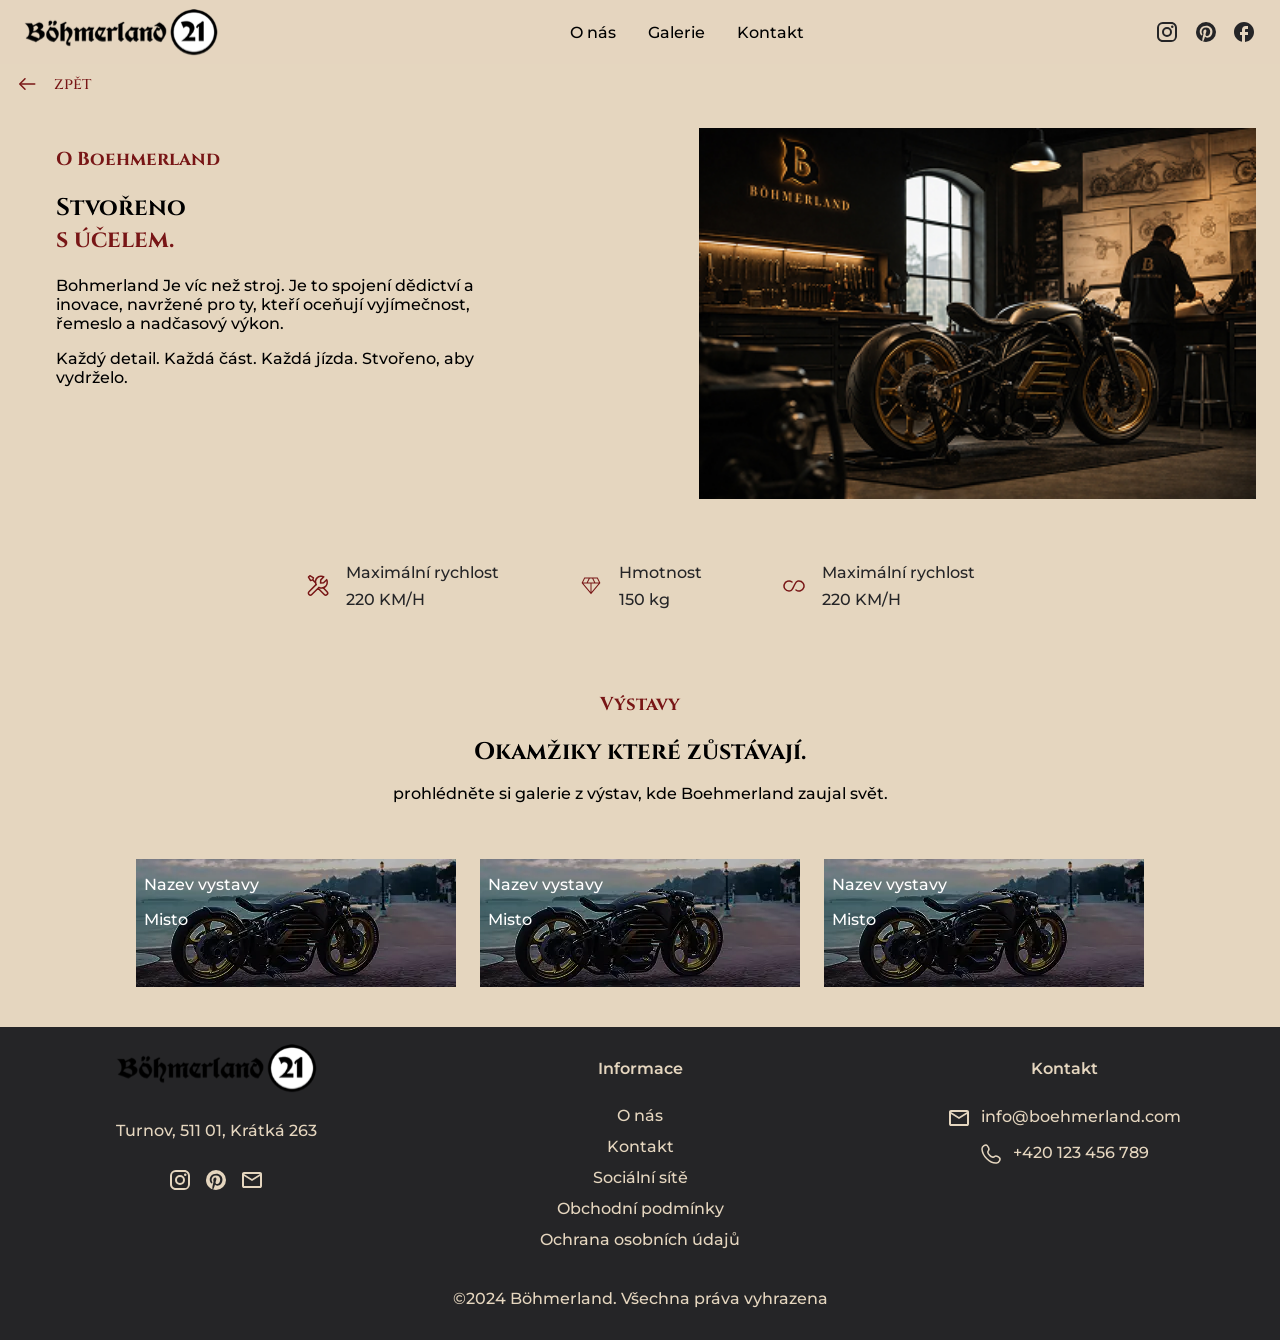
<file: Onás.html>
<!DOCTYPE html>
<html lang="cs">

<head>
    <meta charset="UTF-8">
    <meta name="viewport" content="width=device-width, initial-scale=1.0">
    <title>O nás</title>
    <link rel="stylesheet" href="main.css">
    <link rel="icon" type="image/png" href="media/obrazky/favicon/favicon.svg" sizes="96x96" />
    <link rel="icon" type="image/svg+xml" href="media/obrazky/favicon/favicon.svg" />
    <link rel="shortcut icon" href="media/obrazky/favicon/favicon.ico" />
    <link rel="apple-touch-icon" sizes="180x180" href="media/obrazky/favicon/apple-touch-icon.png" />
    <link rel="manifest" href="media/obrazky/favicon/site.webmanifest" />
</head>

<body>
    <header>
        <div class="navbar">
            <a href="index.html"><img class="img" src="media/icons_svg/logo.svg" alt="logo"></a>
            <div class="hamburger-row">
                <a href="javascript:void(0)" class="hamburger hamburger-btn hamburger-zone" aria-label="Otevřít menu">
                    <span></span>
                    <span></span>
                    <span></span>
                </a>
            </div>
            <nav class="hamburger-nav hamburger-zone">
                <ul>
                    <li><a href="./Onás.html">O nás</a></li>
                    <li><a href="./detailyMotorky.html#galerie">Galerie</a></li>
                    <li><a href="./kontakt.html">Kontakt</a></li>
                </ul>
            </nav>
            <nav class="header-social" aria-label="Sociální sítě">
                <a href="#" aria-label="Instagram"><svg class="icon__color--darkgray" xmlns="http://www.w3.org/2000/svg"
                        width="1em" height="1em" viewBox="0 0 24 24">
                        <path d="M0 0h24v24H0z" fill="none" />
                        <path fill="currentColor"
                            d="M7.8 2h8.4C19.4 2 22 4.6 22 7.8v8.4a5.8 5.8 0 0 1-5.8 5.8H7.8C4.6 22 2 19.4 2 16.2V7.8A5.8 5.8 0 0 1 7.8 2m-.2 2A3.6 3.6 0 0 0 4 7.6v8.8C4 18.39 5.61 20 7.6 20h8.8a3.6 3.6 0 0 0 3.6-3.6V7.6C20 5.61 18.39 4 16.4 4zm9.65 1.5a1.25 1.25 0 0 1 1.25 1.25A1.25 1.25 0 0 1 17.25 8A1.25 1.25 0 0 1 16 6.75a1.25 1.25 0 0 1 1.25-1.25M12 7a5 5 0 0 1 5 5a5 5 0 0 1-5 5a5 5 0 0 1-5-5a5 5 0 0 1 5-5m0 2a3 3 0 0 0-3 3a3 3 0 0 0 3 3a3 3 0 0 0 3-3a3 3 0 0 0-3-3" />
                    </svg></a>
                <a href="#" aria-label="Pinterest"><svg class="icon__color--darkgray" xmlns="http://www.w3.org/2000/svg"
                        width="1em" height="1em" viewBox="0 0 24 24">
                        <path d="M0 0h24v24H0z" fill="none" />
                        <path fill="currentColor"
                            d="M9.04 21.54c.96.29 1.93.46 2.96.46a10 10 0 0 0 10-10A10 10 0 0 0 12 2A10 10 0 0 0 2 12c0 4.25 2.67 7.9 6.44 9.34c-.09-.78-.18-2.07 0-2.96l1.15-4.94s-.29-.58-.29-1.5c0-1.38.86-2.41 1.84-2.41c.86 0 1.26.63 1.26 1.44c0 .86-.57 2.09-.86 3.27c-.17.98.52 1.84 1.52 1.84c1.78 0 3.16-1.9 3.16-4.58c0-2.4-1.72-4.04-4.19-4.04c-2.82 0-4.48 2.1-4.48 4.31c0 .86.28 1.73.74 2.3c.09.06.09.14.06.29l-.29 1.09c0 .17-.11.23-.28.11c-1.28-.56-2.02-2.38-2.02-3.85c0-3.16 2.24-6.03 6.56-6.03c3.44 0 6.12 2.47 6.12 5.75c0 3.44-2.13 6.2-5.18 6.2c-.97 0-1.92-.52-2.26-1.13l-.67 2.37c-.23.86-.86 2.01-1.29 2.7z" />
                    </svg></a>
                <a href="#" aria-label="Pinterest"><svg class="icon__color--darkgray" xmlns="http://www.w3.org/2000/svg"
                        width="1em" height="1em" viewBox="0 0 24 24">
                        <path d="M0 0h24v24H0z" fill="none" />
                        <path fill="currentColor"
                            d="M22 12c0-5.52-4.48-10-10-10S2 6.48 2 12c0 4.84 3.44 8.87 8 9.8V15H8v-3h2V9.5C10 7.57 11.57 6 13.5 6H16v3h-2c-.55 0-1 .45-1 1v2h3v3h-3v6.95c5.05-.5 9-4.76 9-9.95" />
                    </svg>


                </a>
            </nav>
        </div>
    </header>
    <main>
        <a class="btn btn--noOutline cinzel" href="index.html"><svg class="icon__color--red"
                xmlns="http://www.w3.org/2000/svg" width="1.78em" height="1em" viewBox="0 0 16 9">
                <path d="M0 0h16v9H0z" fill="none" />
                <path fill="currentColor"
                    d="M12.5 5h-9c-.28 0-.5-.22-.5-.5s.22-.5.5-.5h9c.28 0 .5.22.5.5s-.22.5-.5.5" />
                <path fill="currentColor"
                    d="M6 8.5a.47.47 0 0 1-.35-.15l-3.5-3.5c-.2-.2-.2-.51 0-.71L5.65.65c.2-.2.51-.2.71 0s.2.51 0 .71L3.21 4.51l3.15 3.15c.2.2.2.51 0 .71c-.1.1-.23.15-.35.15Z" />
            </svg>
            zpět</a>
        <div class="nextTo">
            <section class="oNás__info">

                <h3>O Boehmerland</h3>
                <h1>Stvořeno <br><span>s účelem.</span></h1>
                <p>Bohmerland Je víc než stroj. Je to spojení dědictví a inovace,
                    navržené pro ty, kteří oceňují vyjímečnost, řemeslo a nadčasový výkon.</p>

                <p> Každý detail. Každá část. Každá jízda. Stvořeno, aby vydrželo.</p>
            </section>
            <div class="center"><a href="media/obrazky/motorka_mechanik.webp"><img class="img" src="media/obrazky/motorka_mechanik.webp" alt="Motorka s mechanikem"></a>
            </div>
        </div>
        <section class="vlastnosti vlastnosti--light">
            <div class="udaj__wrapper">
                <div class="udaj">
                    <svg xmlns="http://www.w3.org/2000/svg" width="1em" height="1em" viewBox="0 0 24 24">
	<path d="M0 0h24v24H0z" fill="none" />
	<g fill="none" stroke="currentColor" stroke-linecap="round" stroke-linejoin="round" stroke-width="1.5">
		<path d="m10.05 10.607l-7.07 7.07a2 2 0 0 0 0 2.83v0a2 2 0 0 0 2.828 0l7.07-7.072m4.315.365l3.878 3.878a2 2 0 0 1 0 2.828v0a2 2 0 0 1-2.828 0l-6.209-6.208M6.733 5.904L4.61 6.61L2.49 3.075l1.414-1.414L7.44 3.782zm0 0l2.83 2.83" />
		<path d="M10.05 10.607c-.844-2.153-.679-4.978 1.061-6.718s4.95-2.121 6.717-1.06l-3.04 3.04l-.283 3.111l3.111-.282l3.04-3.041c1.062 1.768.68 4.978-1.06 6.717c-1.74 1.74-4.564 1.905-6.717 1.061" />
	</g>
</svg>

                    <div class="text-container">
                        <p class="udaj__text udaj__text--light">Maximální rychlost</p>
                        <p class="udaj__text udaj__text--light">220 KM/H</p>
                    </div>
                </div>
                <div class="udaj">
                    <svg xmlns="http://www.w3.org/2000/svg" width="1em" height="1em" viewBox="0 0 24 24">
	<path d="M0 0h24v24H0z" fill="none" />
	<path fill="currentColor" d="M12 20.212L2.596 8.923L5.308 3.5h13.384l2.712 5.423zM8.817 8.5h6.366l-2-4h-2.366zm2.683 9.56V9.5H4.392zm1 0l7.108-8.56H12.5zm3.792-9.56h3.766l-2-4h-3.766zm-12.35 0h3.766l2-4H5.942z" />
</svg>

                    <div class="text-container">
                        <p class="udaj__text udaj__text--light">Hmotnost</p>
                        <p class="udaj__text udaj__text--light">150 kg</p>
                    </div>
                </div>
                <div class="udaj">
                    <svg xmlns="http://www.w3.org/2000/svg" width="1em" height="1em" viewBox="0 0 24 24">
	<path d="M0 0h24v24H0z" fill="none" />
	<path fill="currentColor" fill-rule="evenodd" d="M7 7.75a4.25 4.25 0 0 0 0 8.5c.597 0 1.045-.107 1.407-.284c.362-.176.679-.442.986-.816c.54-.66.983-1.558 1.567-2.741q.175-.355.37-.744l.34-.69c.581-1.181 1.117-2.27 1.777-3.075c.41-.501.89-.923 1.49-1.215S16.216 6.25 17 6.25a5.75 5.75 0 1 1-3.45 10.35a.75.75 0 0 1 .9-1.2A4.25 4.25 0 1 0 17 7.75c-.597 0-1.045.107-1.407.284c-.362.176-.679.442-.986.816c-.54.66-.983 1.558-1.567 2.741q-.175.355-.37.744l-.34.69c-.581 1.181-1.117 2.27-1.777 3.076c-.41.5-.89.922-1.49 1.214s-1.28.435-2.063.435A5.75 5.75 0 1 1 10.451 7.4a.75.75 0 1 1-.901 1.2A4.23 4.23 0 0 0 7 7.75" clip-rule="evenodd" />
</svg>

                    <div class="text-container">
                        <p class="udaj__text udaj__text--light">Maximální rychlost</p>
                        <p class="udaj__text udaj__text--light">220 KM/H</p>
                    </div>
                </div>
            </div>
        </section>
        <section class="vystavy">

            <div class="vystavy__text">
                <h3>Výstavy</h3>
                <h2>Okamžiky které zůstávají.</h2>
                <p>prohlédněte si galerie z výstav, kde Boehmerland zaujal svět.</p>
            </div>
            <div class="vystavy-container">
                <a href="detailyMotorky.html" class="vystava">
                    <img class="img" src="media/obrazky/cerno_zlata.webp" alt="Ukázka výstavy">
                    <div class="vystava__container">
                        <p class="white">Nazev vystavy</p>
                        <p class="white">Misto</p>
                    </div>
                </a>
                <a href="detailyMotorky.html" class="vystava">
                    <img class="img" src="media/obrazky/cerno_zlata.webp" alt="Ukázka výstavy">
                    <div class="vystava__container">
                        <p class="white">Nazev vystavy</p>
                        <p class="white">Misto</p>
                    </div>
                </a>
                <a href="detailyMotorky.html" class="vystava">
                    <img class="img" src="media/obrazky/cerno_zlata.webp" alt="Ukázka výstavy">
                    <div class="vystava__container">
                        <p class="white">Nazev vystavy</p>
                        <p class="white">Misto</p>
                    </div>
                </a>
            </div>
        </section>

    </main>
    <footer>
        <div class="container">
            <div class="footer__brand">
                <img class="img" src="media/icons_svg/logo.svg" alt="Boehmerland">
                <p class="beige">Turnov, 511 01, Krátká 263</p>
                <div class="icons">
                    <a href="#" aria-label="Instagram"><svg xmlns="http://www.w3.org/2000/svg" width="1em" height="1em"
                            viewBox="0 0 24 24">
                            <path d="M0 0h24v24H0z" fill="none" />
                            <path fill="currentColor"
                                d="M7.8 2h8.4C19.4 2 22 4.6 22 7.8v8.4a5.8 5.8 0 0 1-5.8 5.8H7.8C4.6 22 2 19.4 2 16.2V7.8A5.8 5.8 0 0 1 7.8 2m-.2 2A3.6 3.6 0 0 0 4 7.6v8.8C4 18.39 5.61 20 7.6 20h8.8a3.6 3.6 0 0 0 3.6-3.6V7.6C20 5.61 18.39 4 16.4 4zm9.65 1.5a1.25 1.25 0 0 1 1.25 1.25A1.25 1.25 0 0 1 17.25 8A1.25 1.25 0 0 1 16 6.75a1.25 1.25 0 0 1 1.25-1.25M12 7a5 5 0 0 1 5 5a5 5 0 0 1-5 5a5 5 0 0 1-5-5a5 5 0 0 1 5-5m0 2a3 3 0 0 0-3 3a3 3 0 0 0 3 3a3 3 0 0 0 3-3a3 3 0 0 0-3-3" />
                        </svg>
                    </a>
                    <a href="#" aria-label="Pinterest"><svg xmlns="http://www.w3.org/2000/svg" width="1em" height="1em"
                            viewBox="0 0 24 24">
                            <path d="M0 0h24v24H0z" fill="none" />
                            <path fill="currentColor"
                                d="M9.04 21.54c.96.29 1.93.46 2.96.46a10 10 0 0 0 10-10A10 10 0 0 0 12 2A10 10 0 0 0 2 12c0 4.25 2.67 7.9 6.44 9.34c-.09-.78-.18-2.07 0-2.96l1.15-4.94s-.29-.58-.29-1.5c0-1.38.86-2.41 1.84-2.41c.86 0 1.26.63 1.26 1.44c0 .86-.57 2.09-.86 3.27c-.17.98.52 1.84 1.52 1.84c1.78 0 3.16-1.9 3.16-4.58c0-2.4-1.72-4.04-4.19-4.04c-2.82 0-4.48 2.1-4.48 4.31c0 .86.28 1.73.74 2.3c.09.06.09.14.06.29l-.29 1.09c0 .17-.11.23-.28.11c-1.28-.56-2.02-2.38-2.02-3.85c0-3.16 2.24-6.03 6.56-6.03c3.44 0 6.12 2.47 6.12 5.75c0 3.44-2.13 6.2-5.18 6.2c-.97 0-1.92-.52-2.26-1.13l-.67 2.37c-.23.86-.86 2.01-1.29 2.7z" />
                        </svg>
                    </a>
                    <a href="#" aria-label="E-mail"><svg xmlns="http://www.w3.org/2000/svg" width="1em" height="1em"
                            viewBox="0 0 24 24">
                            <path d="M0 0h24v24H0z" fill="none" />
                            <path fill="currentColor"
                                d="M4 20q-.825 0-1.412-.587T2 18V6q0-.825.588-1.412T4 4h16q.825 0 1.413.588T22 6v12q0 .825-.587 1.413T20 20zm8-7L4 8v10h16V8zm0-2l8-5H4zM4 8V6v12z" />
                        </svg>

                    </a>
                </div>
            </div>
            <div class="info">
                <p class="beige"><strong>Informace</strong></p>
                <a class="beige" href="./Onás.html">O nás</a>
                <a class="beige" href="./kontakt.html">Kontakt</a>
                <a class="beige" href="#">Sociální sítě</a>
                <a class="beige" href="#">Obchodní podmínky</a>
                <a class="beige" href="#">Ochrana osobních údajů</a>
            </div>
            <div class="kontakt">
                <p class="beige"><strong>Kontakt</strong></p>
                <a class="beige center" href="mailto:info@boehmerland.com"><svg xmlns="http://www.w3.org/2000/svg"
                        width="1em" height="1em" viewBox="0 0 24 24">
                        <path d="M0 0h24v24H0z" fill="none" />
                        <path fill="currentColor"
                            d="M4 20q-.825 0-1.412-.587T2 18V6q0-.825.588-1.412T4 4h16q.825 0 1.413.588T22 6v12q0 .825-.587 1.413T20 20zm8-7L4 8v10h16V8zm0-2l8-5H4zM4 8V6v12z" />
                    </svg>
                    info@boehmerland.com</a>
                <a class="beige center" href="tel:+420123456789"><svg xmlns="http://www.w3.org/2000/svg" width="1em"
                        height="1em" viewBox="0 0 24 24">
                        <path d="M0 0h24v24H0z" fill="none" />
                        <path fill="none" stroke="currentColor" stroke-linecap="round" stroke-linejoin="round"
                            stroke-width="1.5"
                            d="M15.6 14.522c-2.395 2.52-8.504-3.534-6.1-6.064c1.468-1.545-.19-3.31-1.108-4.609c-1.723-2.435-5.504.927-5.39 3.066c.363 6.746 7.66 14.74 14.726 14.042c2.21-.218 4.75-4.21 2.215-5.669c-1.268-.73-3.009-2.17-4.343-.767" />
                    </svg>
                    +420 123 456 789</a>
            </div>
            <p class="beige">©2024 Böhmerland. Všechna práva vyhrazena</p>
        </div>
    </footer>

    <script src="ham.js"></script>
</body>

</html>
</file>
<file: main.css>
@import url('https://fonts.googleapis.com/css2?family=Cinzel:wght@400..900&family=Montserrat:ital,wght@0,100..900;1,100..900&display=swap');

/* hamburger menu */
.hamburger-row {
    display: flex;
    align-items: center;
}

.navbar {
    display: flex;
    justify-content: space-between;
    align-items: center;
    flex-wrap: wrap;
    padding: 0.5em 1.5em 0.5em 1.5em;
    background-color: var(--beige-half);
}

.hamburger-nav {
    display: none;
    background-color: var(--beige-half);
    border-top: 1px solid rgba(0, 0, 0, 0.08);
    border-bottom: 1px solid rgba(0, 0, 0, 0.08);
    flex: 0 0 100%;
    width: 100%;
    order: 3;
}
svg {
    width: 24px;
    height: 24px;
    color: var(--beige);
    vertical-align: middle;
}

.hamburger {
    width: 44px;
    height: 32px;
    position: relative;
    display: block;
    color: var(--black);
}

.hamburger span {
    position: absolute;
    left: 0;
    width: 100%;
    height: 3px;
    background: var(--darkgray);
    border-radius: 999px;
    transform-origin: center;
    transition: transform 0.25s ease, top 0.25s ease, bottom 0.25s ease, opacity 0.2s ease;
}

.hamburger span:nth-child(1) {
    top: 0;
}

.hamburger span:nth-child(2) {
    top: 14px;
}

.hamburger span:nth-child(3) {
    bottom: 0;
}

.hamburger.active span:nth-child(2) {
    opacity: 0;
}

.hamburger.active span:nth-child(1) {
    top: 14px;
    transform: rotate(45deg);
}

.hamburger.active span:nth-child(3) {
    top: 14px;
    bottom: auto;
    transform: rotate(-45deg);
}

.hamburger-nav.active {
    display: block;
}

.hamburger-nav ul {
    margin: 0;
    padding: 0.75em 1.5em 1em;
    list-style: none;
    text-align: right;

}

.hamburger-nav li {
    display: block;
    padding: 0.7em 0;
    font-family: 'Montserrat', sans-serif;
    font-weight: 600;
}

.hamburger-nav a {
    display: block;
    color: var(--black);
}

.hamburger-nav a:hover {
    color: var(--red-dark);
}

.hamburger-nav li + li {
    border-top: 1px solid rgba(0, 0, 0, 0.08);
}

.header-social {
    display: none;
    align-items: center;
    gap: 0.9rem;
}

.header-social__icon {
    display: block;
    width: 28px;
    height: 28px;
}

@media screen and (min-width: 1024px) {
    .navbar {
        display: grid;
        grid-template-columns: auto 1fr auto;
        align-items: center;
        gap: 1.5rem;
        position: relative;
        flex-wrap: nowrap;
    }

    .hamburger-row {
        display: none;
    }

    .hamburger-nav {
        display: block;
        position: static;
        justify-self: center;
        background: transparent;
        border: 0;
        box-shadow: none;
        z-index: 20;
        flex: 0 1 auto;
        width: auto;
        order: initial;
    }

    .hamburger-nav ul {
        display: flex;
        align-items: center;
        gap: 2rem;
        padding: 0;
        
    }

    .hamburger-nav li + li {
        border-top: 0;
    }

    .header-social {
        display: flex;
        justify-self: end;
    }
}
/*konec*/

:root {
    --beige: #E5D6BF;
    --beige-dark: #DDC5A6;
    --darkgray: #252527;
    --white: #FFFFFF;
    --gray-rozdeleni: #373634;
    --black: #000000;
    --red-dark: #781616;
    --red-dark-hover: #BF1D1D;
    --beige-half: #E5D6BF80;
}
html, body {
    margin: 0;
    padding: 0;
}
h1, h2, h3 {
    font-family: 'Cinzel', serif;
    font-weight: bold
}
h2 {
    margin-top: 0;
    margin-bottom: 0;
}
h3 {
    color: var(--red-dark);
}
p, a {
    font-family: 'Montserrat', sans-serif;
    text-decoration: none;
    color: var(--black);
    font-weight: 500;
}
svg.icon {
    display: inline-block;
    vertical-align: middle;
    flex-shrink: 0;
    color: var(--darkgray);
}
.icon__color--darkgray {
    color: var(--darkgray);
}
.icon__color--white {
    color: var(--white);
}
.icon__color--beige {
    color: var(--beige);
}
.icon__color--red {
    color: var(--red-dark);
}

svg.icon--black {
    color: var(--black);
}
svg.icon--red {
    color: var(--red-dark);
}
svg.icon--beig0 {
    color: var(--beige);
}
.img {
    width: 100%;
    height: auto;
    display: block;
    margin: 0;
    padding: 0;
}
html {
    background-color: var(--beige);
}
span {
    color: var(--red-dark);
}
.navbar {
    display: flex;
    justify-content: space-between;
    align-items: center;
    padding: 0.5em 1.5em 0.5em 1.5em;
    background-color: var(--beige-half);
}
.hero__container {
    margin-top: 1.5em;
    padding: 0 1.5em 10em 1.5em;
}
.hero__obsah {
    background-color: var(--beige-half);
    display: inline-block;
    padding: 1.5em;
    border-radius: 0.5em
}

.poradi__num {
    margin: 0;
    text-align: left;
    color: var(--red-dark);
}
.poradi {
    display: flex;
    flex-direction: column;
    gap: 4px;
}

.red__underline--left {
    justify-self: left;
}

.motorka__name {
    font-size: 1.5em;
    font-weight: 600;
    margin: 0.5em 0px 0.5em 0px;
}
.motorka__container {
    display: flex;
    justify-content: space-around;
    align-content: center;
    gap: 8px;
}
.motorka {
 text-align: center;
 background-color: var(--beige);
 margin-bottom: 1.5em;
 padding: 0em 0 1em 0;
 min-width: 350px;
max-width: 600px;
 margin: 0 auto;
}
.motorka__text {
text-align: left;
}
.motorka__obrazek {
    align-self: center;
    object-fit: fill;
    text-align: center;
}
.motorka__obsah {
    padding: 1em 0em 1em 1em;
}
.btn {
    display: inline-flex;
    padding: 0.5em 1em;
    color: var(--red-dark);
    border: 1px solid var(--red-dark);
    gap: 0.5em;
    align-items: center;
    justify-content: center;
    font-family: 'Cinzel', serif;
}
.oNás__wrapper{
    padding: 1.5em;
    display: flex;
    justify-content: center;
    flex-wrap: wrap;
}
.oNás__info {
    background-color: var(--beige);
    padding:  0 2em 2em 2em;
}

.image {
    display: inline-block;
}
.oNás__container {
    text-align: center;
}
.btn:hover {
    background-color: var(--beige-dark);
}
.btn--fill:hover {
    background-color: var(--red-dark-hover);
}
.red {
    color: var(--red-dark);
    justify-self: center;
}
.text-container {
    display: flex;
    flex-direction: column;
    gap: 0.5em;
    justify-content: left;
}
.udaje {
    display: flex;
flex-wrap: wrap;
justify-content: center;
gap: 1em;
}
.udaj {
    display: inline-flex;
    gap: 16px;
    align-items: center;
    
    margin: 0 auto;
    margin-top: 1em;
}
.udaj__text {
    margin: 0;
    text-align: left;
    color: var(--white);
}
.udaj__wrapper {
    text-align: center;
    display: flex;
    flex-direction: column;
    flex-wrap: wrap;
    justify-content: center;
    gap: 1em;
    margin-bottom: 1em;
}
.red__underline::after {
    content: "";
    display: block;
    width: 2em;
    height: 1px;
    background-color: var(--red-dark);
    justify-self: center;
}

.white {
color: var(--white);
}
.okraje {
    padding: 1em;
}
.vystava {
    position: relative;
    display: inline-block;
}
.vystava__container {
    text-align: left;
position: absolute;
top: 0;
left: 0;
padding-left: 8px;
}
.line {
    width: 100%;
    height: 1px;
    background-color: var(--gray-rozdeleni);
    margin: 1em 0;
}
.customize {
    text-align: center;
    padding: 1.5em;
}
.btn--fill {
    background-color: var(--red-dark);
    color: var(--beige);
}
 .btn svg {
    margin-left: 0.35em;
}
.btn.btn--noOutline svg {
    margin-left: 0;
    margin-right: 0.35em;
}
.gray {
    color: var(--darkgray);
}

.info {
    display: flex;
    flex-direction: column;
    gap: 0.5em;
}
.kontakty {
    padding: 1.5em;
    grid-area: kontakt;
    display: flex;
    justify-content: space-around;
}

.kontakt__info {
    justify-self: center;
    justify-content: center;
    display: flex;
    flex-direction: column;
    gap: 1em;
}
strong {
    font-weight: 600;
}
.btn--noOutline {
    background-color: transparent;
    border: none;
    align-items: center;
    width: auto;
}
.cinzel {
    font-family: 'Cinzel', serif;
}
.flex {
    display: flex;
    flex-wrap: wrap;
    gap: 16px;
    padding: 2em;
    justify-content: space-around;
}
.part1, .part2 {
}
.technickeSpecifikace {
    padding: 1.5em;
    text-align: center;
}
.specifikace {
    display: flex;
    justify-content: space-between;
    gap: 16px;
    align-items: center;
    margin-top: 1em;
    margin-bottom: 1em;
    margin-right: 1.5em;
}
.line--noMargin {
    margin: 0;
}
.specifikace--noMargin {
    margin-bottom: 0;
}
.galerie {
    text-align: center;
    padding: 1.5em;
}
.vlastnosti {
    background-color: var(--darkgray);
    padding: 1.5em;
    text-align: center;
}
.vlastnosti__wrapper {
    display: flex;
    flex-direction: column;
    justify-content: center;
    gap: 1em;
    margin-top: 1em;
}
.beige {
    color: var(--beige);
}
.center {
    width: 100%;
    align-items: center;
}
.gray {
    color: var(--darkgray);
}
.zprava {
text-align: center;
grid-area: zprava;
background-color: var(--beige-dark);
padding: 1.5em;
}
.vystavy {
    padding-bottom: 1.5em;
}
.vystavy-container {
        text-align: center;
    display: flex;
    justify-content: center;
    gap: 1.5em;
    flex-wrap: wrap;
    padding: 1Em;
}
.vystavy__text {
padding: 1.5em;
text-align: center;
}
footer .container {
    display: grid;
    grid-template-areas:
        "brand"
        "info"
        "kontakt"
        "copyright";
    justify-items: center;
    gap: 1.5em;
    text-align: center;
}
footer .footer__brand,
footer .info,
footer .kontakt {
    display: flex;
    flex-direction: column;
    gap: 0.75em;
    align-items: center;
}
footer .footer__brand {
    grid-area: brand;
}

footer .info {
    grid-area: info;
}

footer .kontakt {
    grid-area: kontakt;
}

footer .container > p {
    grid-area: copyright;
}

footer .icons {
    display: flex;
    gap: 0.75em;
    justify-content: center;
}
footer .kontakt a svg {
    margin-right: 0.35em;
}
footer .icons a {
    color: var(--beige);
}

.kontakt-info .udaj svg,
.technickeUdaje .udaj svg,
.vlastnosti .udaj svg,
.customize .udaj svg {
    color: var(--red-dark);
}
.background {
    background-image: url("media/obrazky/hero_img.webp");
    background-size: cover;
    background-position: center;
    grid-area: HEAD;
}
.motorky {
    grid-area: MOTORKY;
}
.oNás{
    background-color: var(--beige-dark);
    grid-area: ONÁS;
    
}
.technickeUdaje {
    background-color: var(--darkgray);
    padding: 1.5em;
    text-align: center;
    grid-area: TECHNICKEUDAJE;
}
.udalosti {
    background-color: var(--darkgray);
    text-align: center;
    grid-area: UDALOSTI;
    padding-bottom: 1.5em;
}
.customize {
    
    padding: 1.5em;
    grid-area: CUSTOMIZE;
}
footer {
    background-color: var(--darkgray);
    text-align: center;
    padding: 1em;
    grid-area: FOOTER;
}
.pad {
    padding-bottom: 0.5em;
}
.contact-form {
    width: 100%;
    display: flex;
    flex-direction: column;
    gap: 1em;   
    align-items: stretch;
    max-width: 400px;
    margin: 0 auto;
    padding: 1.5em 0 1.5em 0;
    
}
.contact-form input {
    padding: 0.5em;
    border: none;
    margin: 0 auto;
    box-sizing: border-box;
    border-radius: 0.25em;
}
.width {
width: 100%;
}
.contact-form__textarea {
    width: 100%;
    padding: 0.5em;
    border: none;
    resize: vertical;
    box-sizing: border-box;
    border-radius: 0.25em;
}
.contact-form__button {
    padding: 0.5em;
}
.contact-form__consent {
    align-items: center;
}
.contact-form__checkbox {
    width: 20px;
    
    align-self: center;
}
/* Napište nám */


.contact-form__input {
    padding: 0.75rem;
    border: none;
    border-radius: 0.5rem;
    font-size: 0.875rem;
    box-sizing: border-box;
}

.contact-form__textarea {
    width: 100%;
    height: 150px;
    padding: 0.75rem;
    border: none;
    border-radius: 0.5rem;
    font-family: 'Nunito', sans-serif;
    color: var(--text-color);
    font-size: 0.875rem;
    box-sizing: border-box;
    resize: none;
}

.contact-form__button {
    padding: 0.75rem 1.5rem;
    border: none;
    border-radius: 50px;
    font-size: 1rem;
    background-color: var(--red-dark);
    color: var(--beige);
}

.contact-form__button:hover {

}

.contact-form__consent {
    align-items: center;
    gap: 0.5rem;
}

.contact-form__checkbox-label {
    display: inline-flex;
    align-items: center;
    font-size: 0.875rem;
    gap: 0.25rem;
    flex-wrap: wrap;
}

.contact-form__label {
    font-size: 0.875rem;
}
.kontakt__img {
    display: none;
}
.kontakt__layout {
    
}
.vlastnosti--light {
    background-color: var(--beige);
}
.udaj__text--light {
    color: var(--darkgray);
}
.gallery {
    display: grid;
    grid-template-columns: repeat(auto-fit, minmax(250px, 1fr));
    gap: 1em;
    padding: 1.5em;
}

.gallery img {
    width: 100%;
    height: 250px;
    object-fit: cover;
    border-radius: 10px;
    cursor: pointer;
    transition: 0.3s;
}

.gallery img:hover {
    transform: scale(1.03);
}












@media (min-width: 768px) {
    footer .container {
        grid-template-columns: repeat(3, minmax(0, 1fr));
        grid-template-areas:
            "brand info kontakt"
            "copyright copyright copyright";
        align-items: start;
        justify-items: center;
        text-align: center;
    }
    .vlastnosti__wrapper {
        flex-direction: row;
        gap: 2em;
    }
    .udaj__wrapper {
        flex-direction: row;
        justify-content: center;
        gap: 3em;
    }
    .udaj {
        margin-right: 0;
        margin-left: 0;
    }
    footer .footer__brand,
    footer .info,
    footer .kontakt {
        align-items: center;
    }

    footer .icons {
        justify-content: center;
    }

    footer .container > p {
        justify-self: center;
    }
}




@media (min-width: 1024px) {
    .motorky {
        display: grid;
        grid-template-columns: repeat(3, 1fr);
        margin: 2em 0 2em 0;
    }
    .vlastnosti__wrapper {
        gap: 5em;
    }
    .oNás__text {
        padding-left: 2em;
    }
    .udaje {
        gap: 3em;
    }
    .udaj__wrapper {
        gap: 5em;
    }
    .kontakt__text {
        padding-left: 2em;
    }
    .oNás__wrapper {
        flex-wrap: nowrap;
        align-items: center;
        justify-content: space-between;
        gap: 2em;
    }
    .kontakt__info {
        flex-direction: row;
    }
    .contact-form {
        max-width: 800px;
}
.kontakt__img {
    display: block;
    width: 100%;
    max-width: 600px;
}
.spec {
        width: 400px;
    }
    .big {
        width: 400px;
    }
.center {
    max-width: 600px;
}
.nextTo {
    display: flex;
    justify-content: left;
    padding: 1.5em;
    gap: 8rem;
}
}

@media (min-width: 1440px) {
    .udaj__wrapper {
        gap: 6em;
    }
    .vlastnosti__wrapper {
        gap: 6em;
    }
    .spec {
        width: 600px;
    }
    .big {
        width: 600px;
    }
}
@media (min-width: 1920px) {
    .spec {
        width: 800px;
    }
    .big {
        width: 800px;
    }
}
</file>
